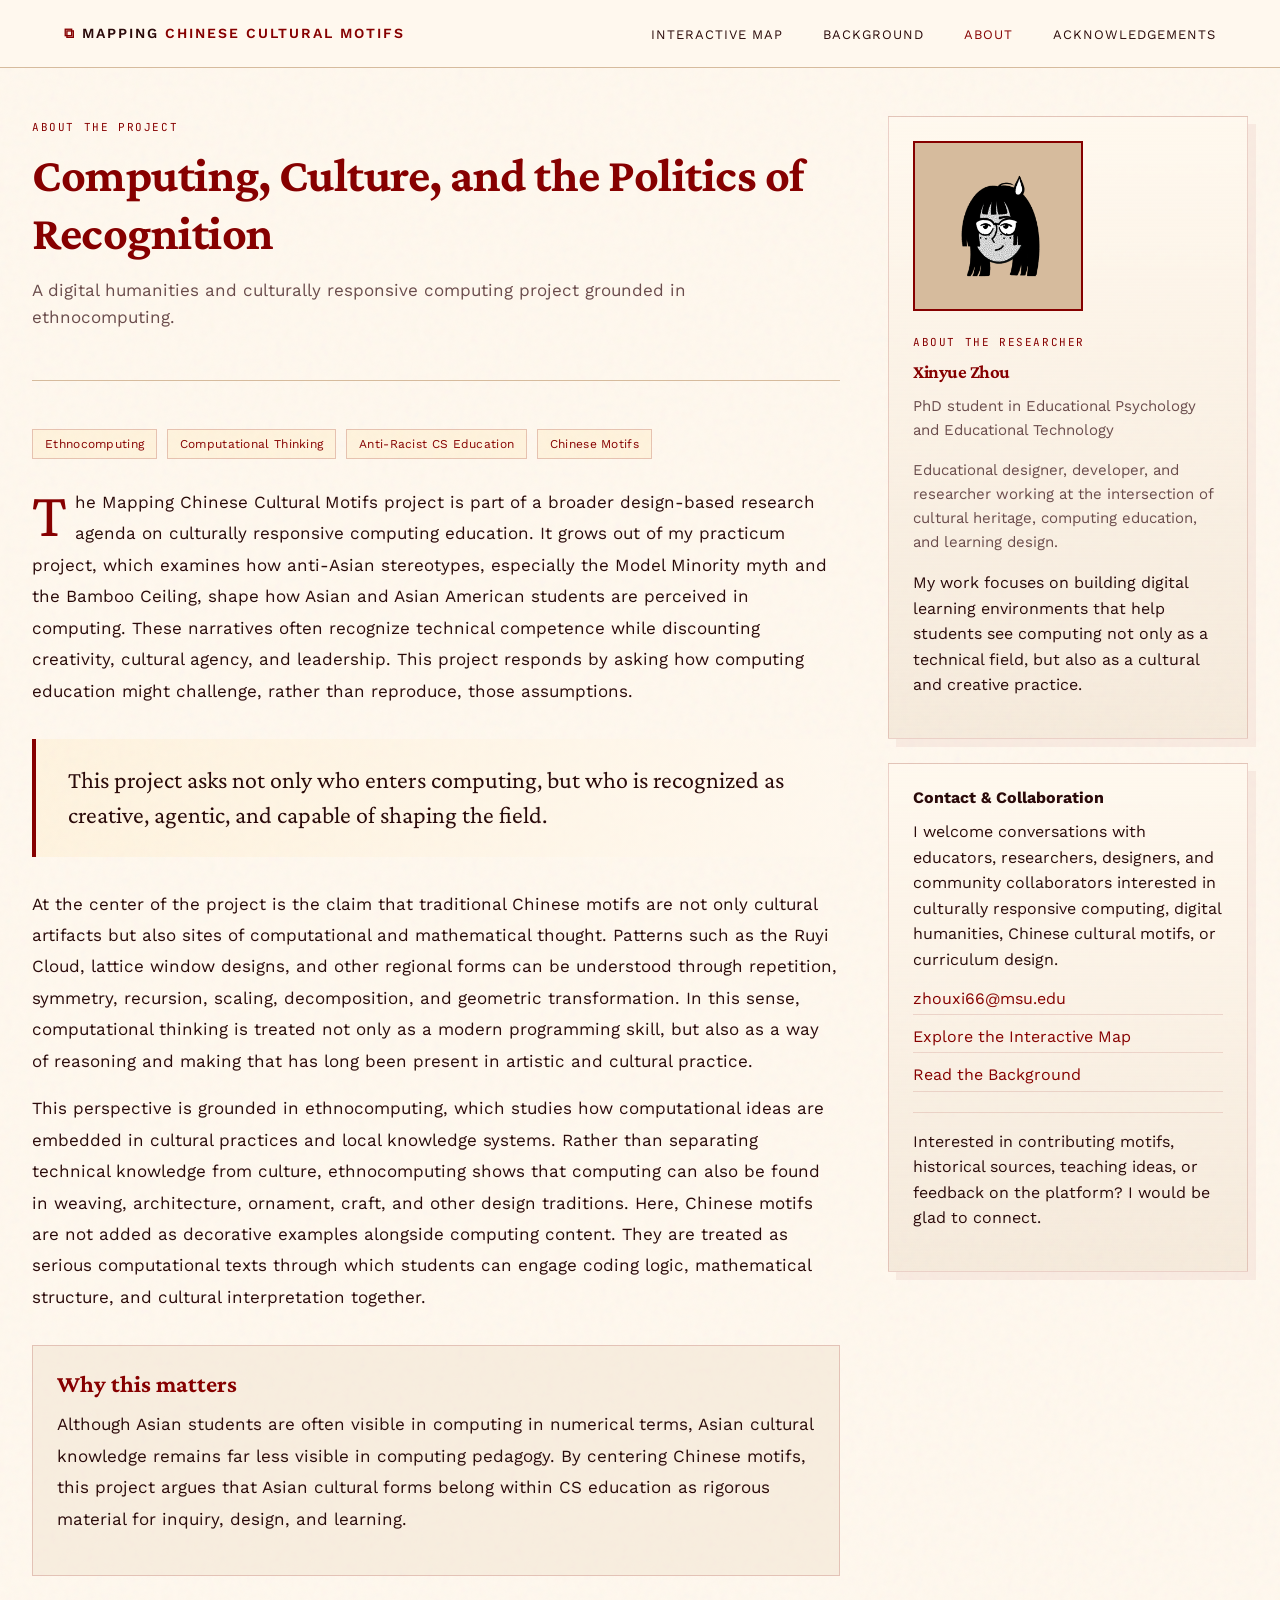
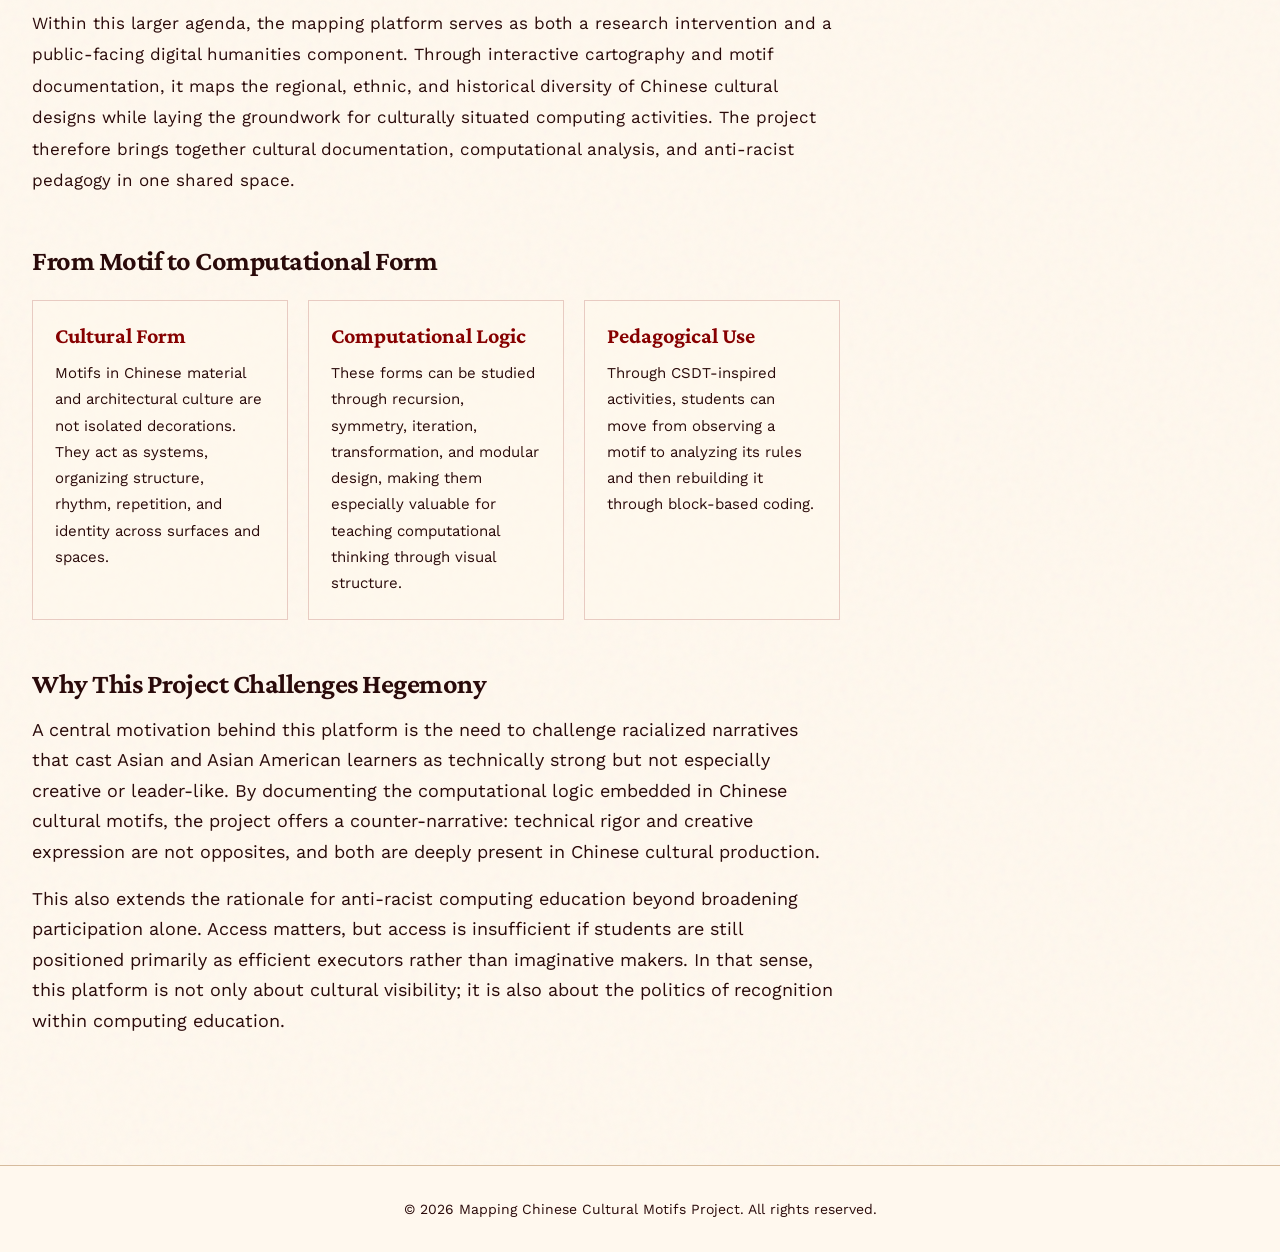
<file: about.html>
<!doctype html>
<html lang="en">
<head>
  <meta charset="utf-8">
  <title>About | Dynamic Heritage</title>
  <link rel="stylesheet" href="style.css">
  <link rel="preconnect" href="https://fonts.googleapis.com">
  <link rel="preconnect" href="https://fonts.gstatic.com" crossorigin>
  <link href="https://fonts.googleapis.com/css2?family=Crimson+Pro:ital,wght@0,400;0,700;1,400&family=JetBrains+Mono:wght@400&family=Work+Sans:wght@400;500;600&display=swap" rel="stylesheet">
</head>
<body>

  <header class="top-nav" style="background-color: var(--color-bg-light); border-bottom: 1px solid var(--color-surface);">
    <a href="index.html" class="top-nav-logo" style="color: var(--color-text-dark);">
      <span style="color: var(--color-primary);">⧉</span> Mapping <span style="color: var(--color-primary);">Chinese Cultural Motifs</span>
    </a>
    <ul class="top-nav-links">
      <li><a href="index.html" style="color: var(--color-text-dark);">Interactive Map</a></li>
      <li><a href="knowledge.html" style="color: var(--color-text-dark);">Background</a></li>
      <li><a href="about.html" class="active" style="color: var(--color-primary);">About</a></li>
      <li><a href="acknowledgement.html" style="color: var(--color-text-dark);">Acknowledgements</a></li>
    </ul>
  </header>

  <main class="about-page-shell">

    <section class="about-main-column">
      <header class="editorial-header about-editorial-header">
        <span class="section-kicker">About the Project</span>
        <h1>Computing, Culture, and the Politics of <span class="highlight">Recognition</span></h1>
        <p class="about-subtitle">
          A digital humanities and culturally responsive computing project grounded in ethnocomputing.
        </p>
      </header>

      <section class="editorial-block about-intro-block">
        <div class="keyword-ribbon">
          <span>Ethnocomputing</span>
          <span>Computational Thinking</span>
          <span>Anti-Racist CS Education</span>
          <span>Chinese Motifs</span>
        </div>

        <p>
          <span class="drop-cap">T</span>he Mapping Chinese Cultural Motifs project is part of a broader
          design-based research agenda on culturally responsive computing education. It grows out of my practicum
          project, which examines how anti-Asian stereotypes, especially the Model Minority myth and the Bamboo Ceiling,
          shape how Asian and Asian American students are perceived in computing. These narratives often recognize
          technical competence while discounting creativity, cultural agency, and leadership. This project responds by
          asking how computing education might challenge, rather than reproduce, those assumptions.
        </p>

        <div class="pull-quote">
          <p>
            This project asks not only who enters computing, but who is recognized as creative, agentic, and capable of shaping the field.
          </p>
        </div>

        <p>
          At the center of the project is the claim that traditional Chinese motifs are not only cultural artifacts but
          also sites of computational and mathematical thought. Patterns such as the Ruyi Cloud, lattice window designs,
          and other regional forms can be understood through repetition, symmetry, recursion, scaling, decomposition,
          and geometric transformation. In this sense, computational thinking is treated not only as a modern programming
          skill, but also as a way of reasoning and making that has long been present in artistic and cultural practice.
        </p>

        <p>
          This perspective is grounded in ethnocomputing, which studies how computational ideas are embedded in cultural
          practices and local knowledge systems. Rather than separating technical knowledge from culture, ethnocomputing
          shows that computing can also be found in weaving, architecture, ornament, craft, and other design traditions.
          Here, Chinese motifs are not added as decorative examples alongside computing content. They are treated as
          serious computational texts through which students can engage coding logic, mathematical structure, and cultural
          interpretation together.
        </p>

        <div class="interactive-note">
          <h4>Why this matters</h4>
          <p>
            Although Asian students are often visible in computing in numerical terms, Asian cultural knowledge remains
            far less visible in computing pedagogy. By centering Chinese motifs, this project argues that Asian cultural
            forms belong within CS education as rigorous material for inquiry, design, and learning.
          </p>
        </div>

        <p>
          Within this larger agenda, the mapping platform serves as both a research intervention and a public-facing
          digital humanities component. Through interactive cartography and motif documentation, it maps the regional,
          ethnic, and historical diversity of Chinese cultural designs while laying the groundwork for culturally situated
          computing activities. The project therefore brings together cultural documentation, computational analysis, and
          anti-racist pedagogy in one shared space.
        </p>
      </section>

      <section class="editorial-block">
        <h3 class="about-section-title">From Motif to Computational Form</h3>
        <div class="about-card-grid">
          <article class="about-info-card">
            <h4>Cultural Form</h4>
            <p>
              Motifs in Chinese material and architectural culture are not isolated decorations. They act as systems,
              organizing structure, rhythm, repetition, and identity across surfaces and spaces.
            </p>
          </article>

          <article class="about-info-card">
            <h4>Computational Logic</h4>
            <p>
              These forms can be studied through recursion, symmetry, iteration, transformation, and modular design,
              making them especially valuable for teaching computational thinking through visual structure.
            </p>
          </article>

          <article class="about-info-card">
            <h4>Pedagogical Use</h4>
            <p>
              Through CSDT-inspired activities, students can move from observing a motif to analyzing its rules and then
              rebuilding it through block-based coding.
            </p>
          </article>
        </div>
      </section>

      <section class="editorial-block">
        <h3 class="about-section-title">Why This Project Challenges Hegemony</h3>
        <p>
          A central motivation behind this platform is the need to challenge racialized narratives that cast Asian and
          Asian American learners as technically strong but not especially creative or leader-like. By documenting the
          computational logic embedded in Chinese cultural motifs, the project offers a counter-narrative: technical rigor
          and creative expression are not opposites, and both are deeply present in Chinese cultural production.
        </p>
        <p>
          This also extends the rationale for anti-racist computing education beyond broadening participation alone.
          Access matters, but access is insufficient if students are still positioned primarily as efficient executors
          rather than imaginative makers. In that sense, this platform is not only about cultural visibility; it is also
          about the politics of recognition within computing education.
        </p>
      </section>
    </section>

    <aside class="about-fixed-sidebar">
      <div class="about-sidebar-inner">
        <div class="about-profile-card">
          <div class="about-profile-image-frame">
            <img src="images/Profile_Pic.png" alt="Portrait of Xinyue Zhou" class="about-profile-image">
          </div>

          <div class="about-profile-text">
            <span class="section-kicker">About the Researcher</span>
            <h3>Xinyue Zhou</h3>
            <p class="about-role"> PhD student in Educational Psychology and Educational Technology</p>
            <p class="about-role">
              Educational designer, developer, and researcher working at the intersection of cultural heritage,
              computing education, and learning design.
            </p>
            <p>
              My work focuses on building digital learning environments that help students see computing not only as a
              technical field, but also as a cultural and creative practice.
            </p>
          </div>
        </div>

        <div class="about-contact-card">
          <h4>Contact & Collaboration</h4>
          <p>
            I welcome conversations with educators, researchers, designers, and community collaborators interested in
            culturally responsive computing, digital humanities, Chinese cultural motifs, or curriculum design.
          </p>

          <div class="about-contact-list">
            <a href="mailto:zhouxi66@msu.edu">zhouxi66@msu.edu</a>
            <a href="index.html">Explore the Interactive Map</a>
            <a href="knowledge.html">Read the Background</a>
          </div>

          <div class="about-collab-note">
            <p>
              Interested in contributing motifs, historical sources, teaching ideas, or feedback on the platform? I would
              be glad to connect.
            </p>
          </div>
        </div>
      </div>
    </aside>

  </main>

  <footer class="about-footer">
    <p>&copy; 2026 Mapping Chinese Cultural Motifs Project. All rights reserved.</p>
  </footer>

</body>
</html>
</file>
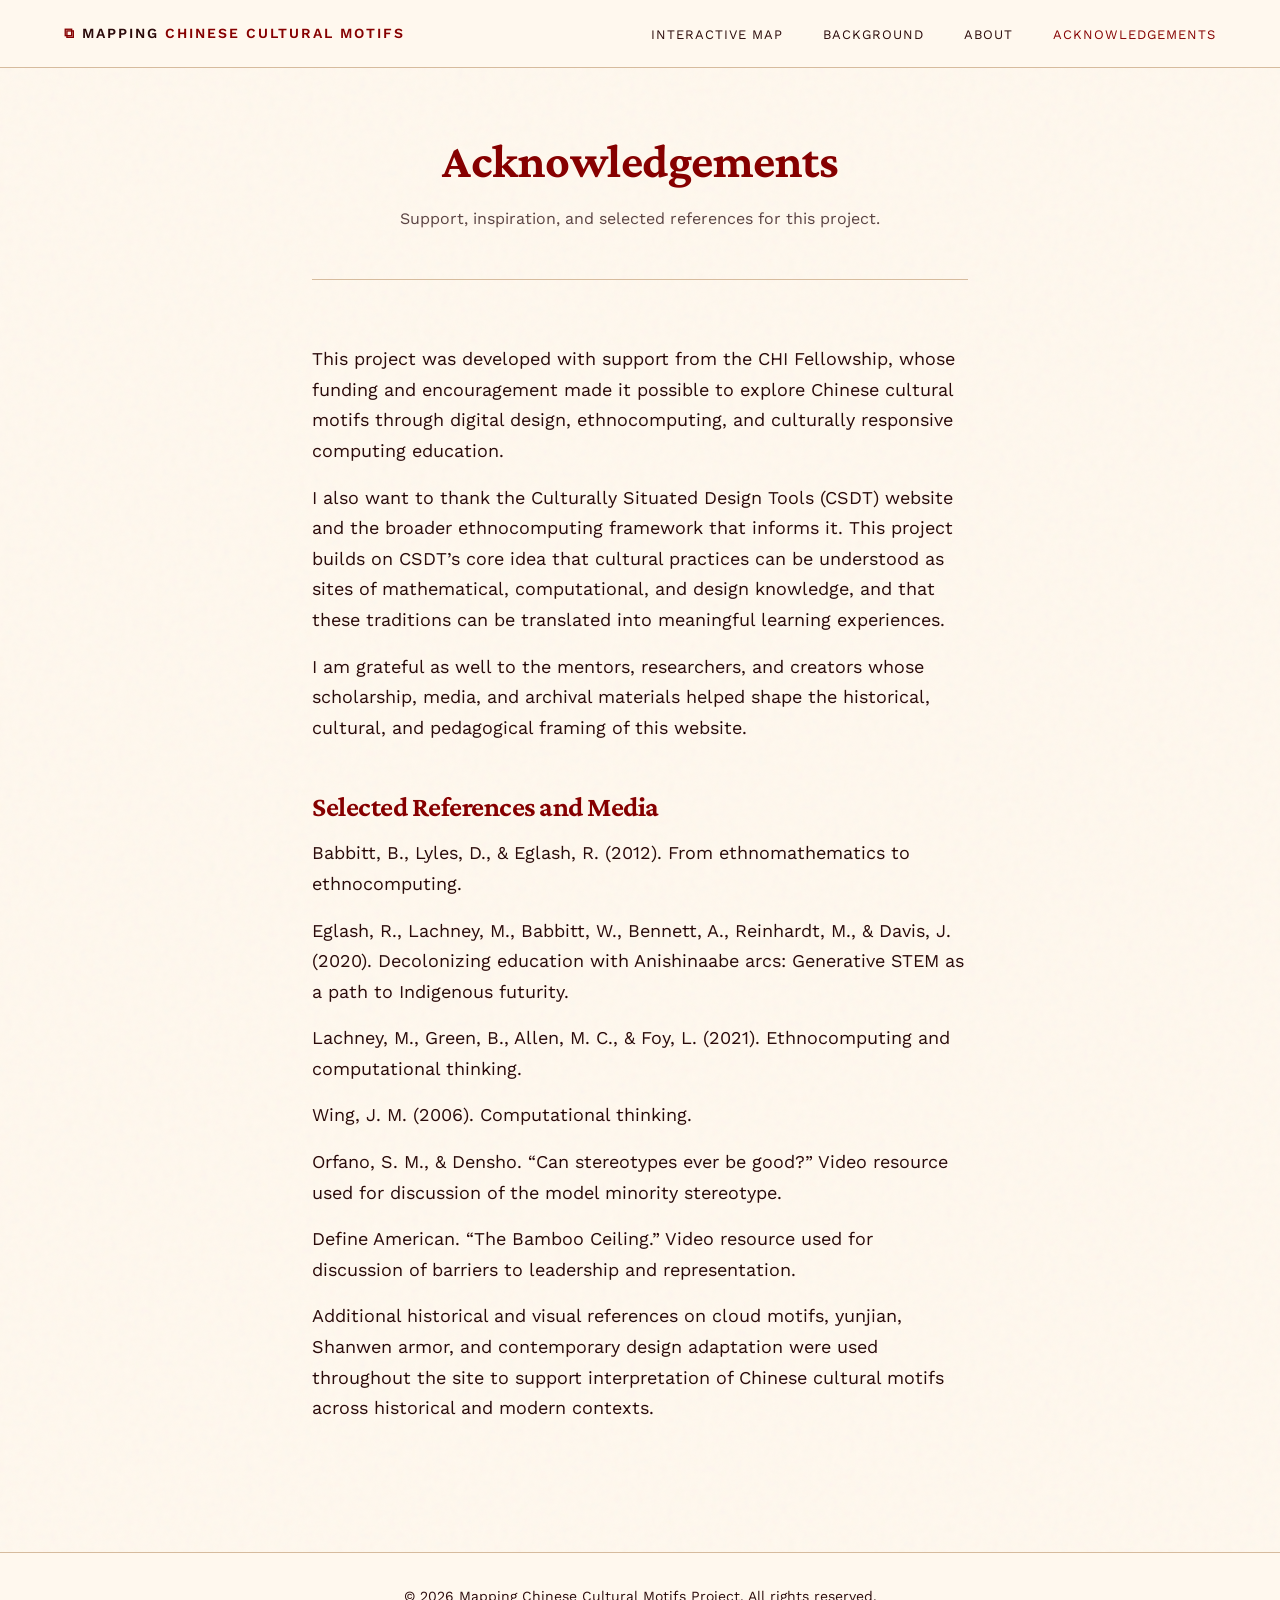
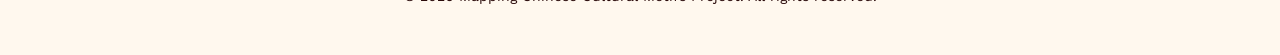
<file: acknowledgement.html>
<!doctype html>
<html lang="en">
<head>
  <meta charset="utf-8">
  <title>Acknowledgements | Dynamic Heritage</title>
  <link rel="stylesheet" href="style.css">
  <link rel="preconnect" href="https://fonts.googleapis.com">
  <link rel="preconnect" href="https://fonts.gstatic.com" crossorigin>
  <link href="https://fonts.googleapis.com/css2?family=Crimson+Pro:ital,wght@0,400;0,700;1,400&family=JetBrains+Mono:wght@400&family=Work+Sans:wght@400;600&display=swap" rel="stylesheet">
</head>
<body>

  <header class="top-nav" style="background-color: var(--color-bg-light); border-bottom: 1px solid var(--color-surface);">
    <a href="index.html" class="top-nav-logo" style="color: var(--color-text-dark);">
      <span style="color: var(--color-primary);">⧉</span> Mapping <span style="color: var(--color-primary);">Chinese Cultural Motifs</span>
    </a>
    <ul class="top-nav-links">
      <li><a href="index.html" style="color: var(--color-text-dark);">Interactive Map</a></li>
      <li><a href="knowledge.html" style="color: var(--color-text-dark);">Background</a></li>
      <li><a href="about.html" style="color: var(--color-text-dark);">About</a></li>
      <li><a href="acknowledgement.html" class="active" style="color: var(--color-primary);">Acknowledgements</a></li>
    </ul>
  </header>

  <main class="editorial-container">
    
    <header class="editorial-header">
      <h1>Acknowledgements</h1>
      <p class="text-side" style="font-family: var(--font-sans); font-size: 16px;">
        Support, inspiration, and selected references for this project.
      </p>
    </header>

    <div class="editorial-block">
      <p>
        This project was developed with support from the CHI Fellowship, whose funding and encouragement made it possible to explore Chinese cultural motifs through digital design, ethnocomputing, and culturally responsive computing education.
      </p>

      <p>
        I also want to thank the Culturally Situated Design Tools (CSDT) website and the broader ethnocomputing framework that informs it. This project builds on CSDT’s core idea that cultural practices can be understood as sites of mathematical, computational, and design knowledge, and that these traditions can be translated into meaningful learning experiences.
      </p>

      <p>
        I am grateful as well to the mentors, researchers, and creators whose scholarship, media, and archival materials helped shape the historical, cultural, and pedagogical framing of this website.
      </p>
    </div>

    <div class="editorial-block" style="margin-top: 3rem;">
      <h3 style="color: var(--color-primary);">Selected References and Media</h3>

      <p style="margin-bottom: 1rem;">
        Babbitt, B., Lyles, D., &amp; Eglash, R. (2012). From ethnomathematics to ethnocomputing.
      </p>

      <p style="margin-bottom: 1rem;">
        Eglash, R., Lachney, M., Babbitt, W., Bennett, A., Reinhardt, M., &amp; Davis, J. (2020). Decolonizing education with Anishinaabe arcs: Generative STEM as a path to Indigenous futurity.
      </p>

      <p style="margin-bottom: 1rem;">
        Lachney, M., Green, B., Allen, M. C., &amp; Foy, L. (2021). Ethnocomputing and computational thinking.
      </p>

      <p style="margin-bottom: 1rem;">
        Wing, J. M. (2006). Computational thinking.
      </p>

      <p style="margin-bottom: 1rem;">
        Orfano, S. M., &amp; Densho. “Can stereotypes ever be good?” Video resource used for discussion of the model minority stereotype.
      </p>

      <p style="margin-bottom: 1rem;">
        Define American. “The Bamboo Ceiling.” Video resource used for discussion of barriers to leadership and representation.
      </p>

      <p style="margin-bottom: 1rem;">
        Additional historical and visual references on cloud motifs, yunjian, Shanwen armor, and contemporary design adaptation were used throughout the site to support interpretation of Chinese cultural motifs across historical and modern contexts.
      </p>
    </div>

  </main>

  <footer class="brutal-footer" style="border-top: 1px solid var(--color-surface); background-color: var(--color-bg-light); color: var(--color-text-dark); padding: 2rem 4rem; text-align: center;">
    <p style="font-size: 14px;">&copy; 2026 Mapping Chinese Cultural Motifs Project. All rights reserved.</p>
  </footer>

</body>
</html>
</file>
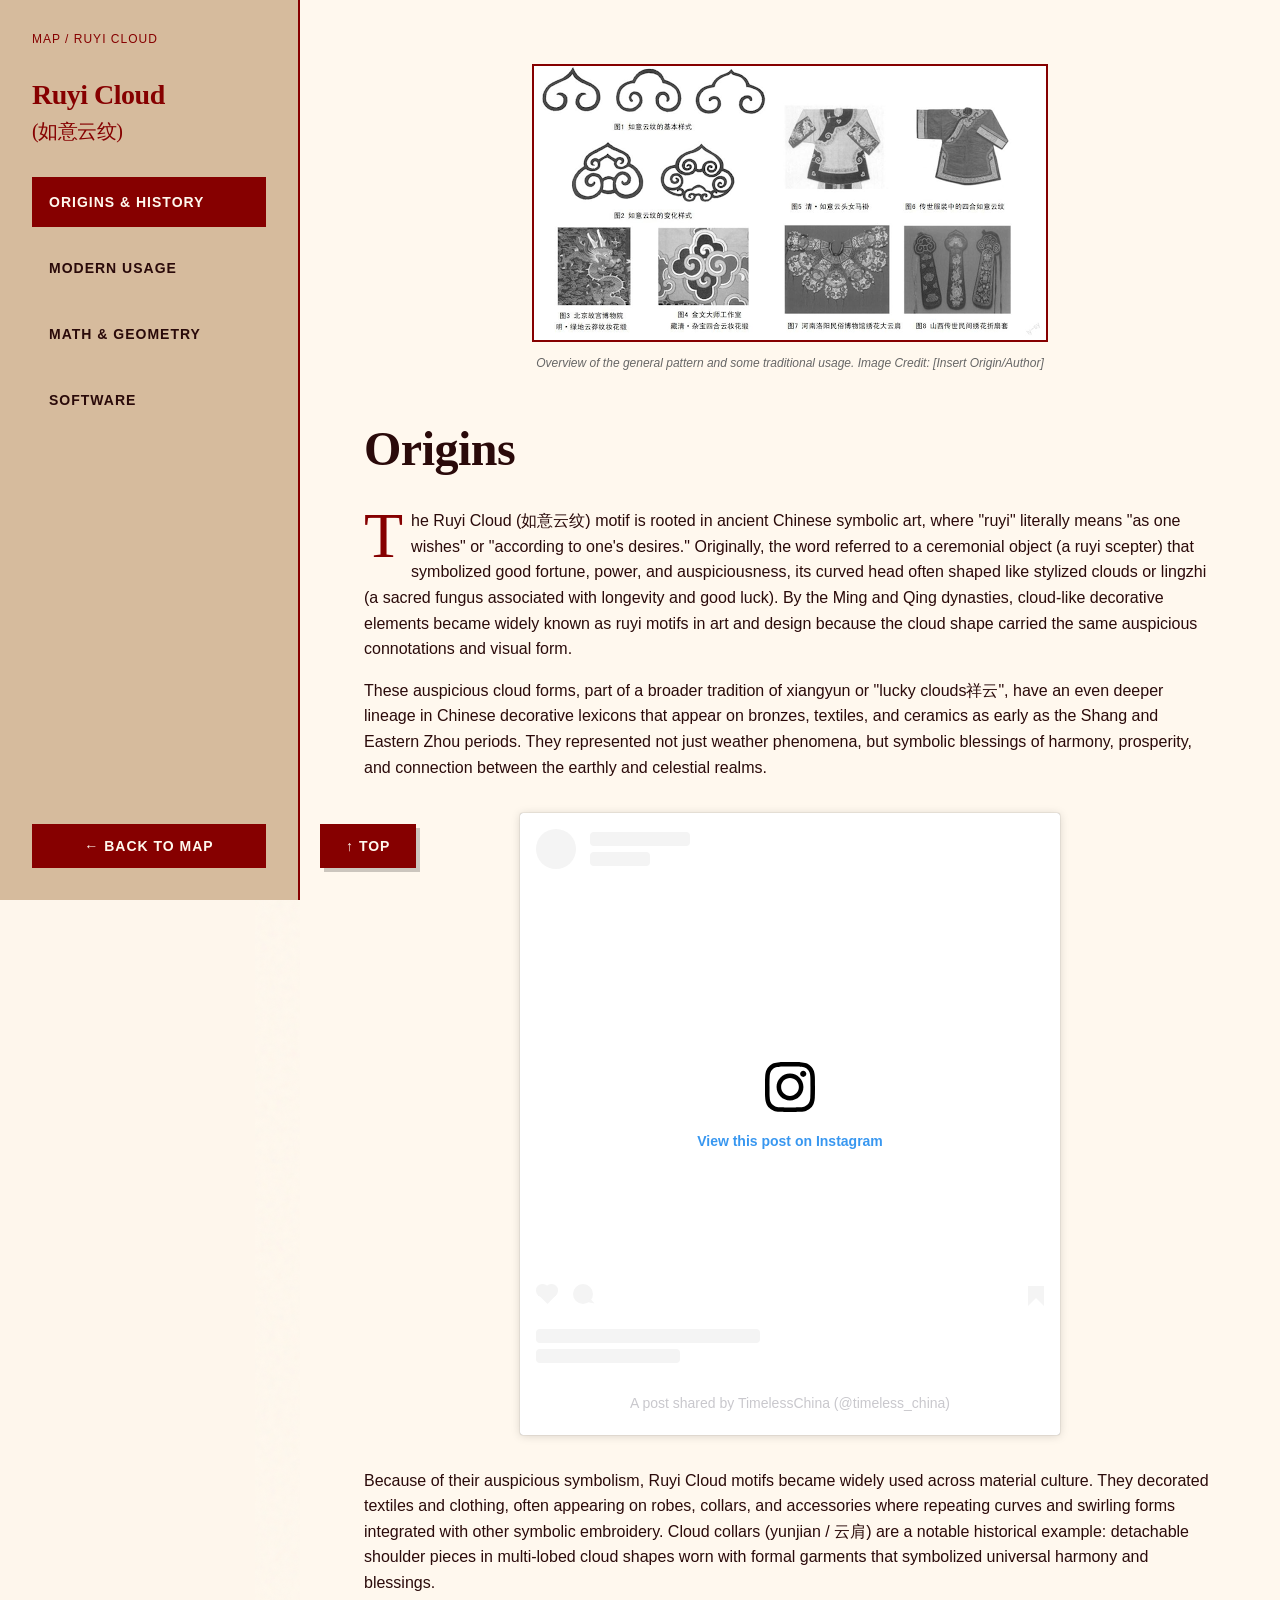
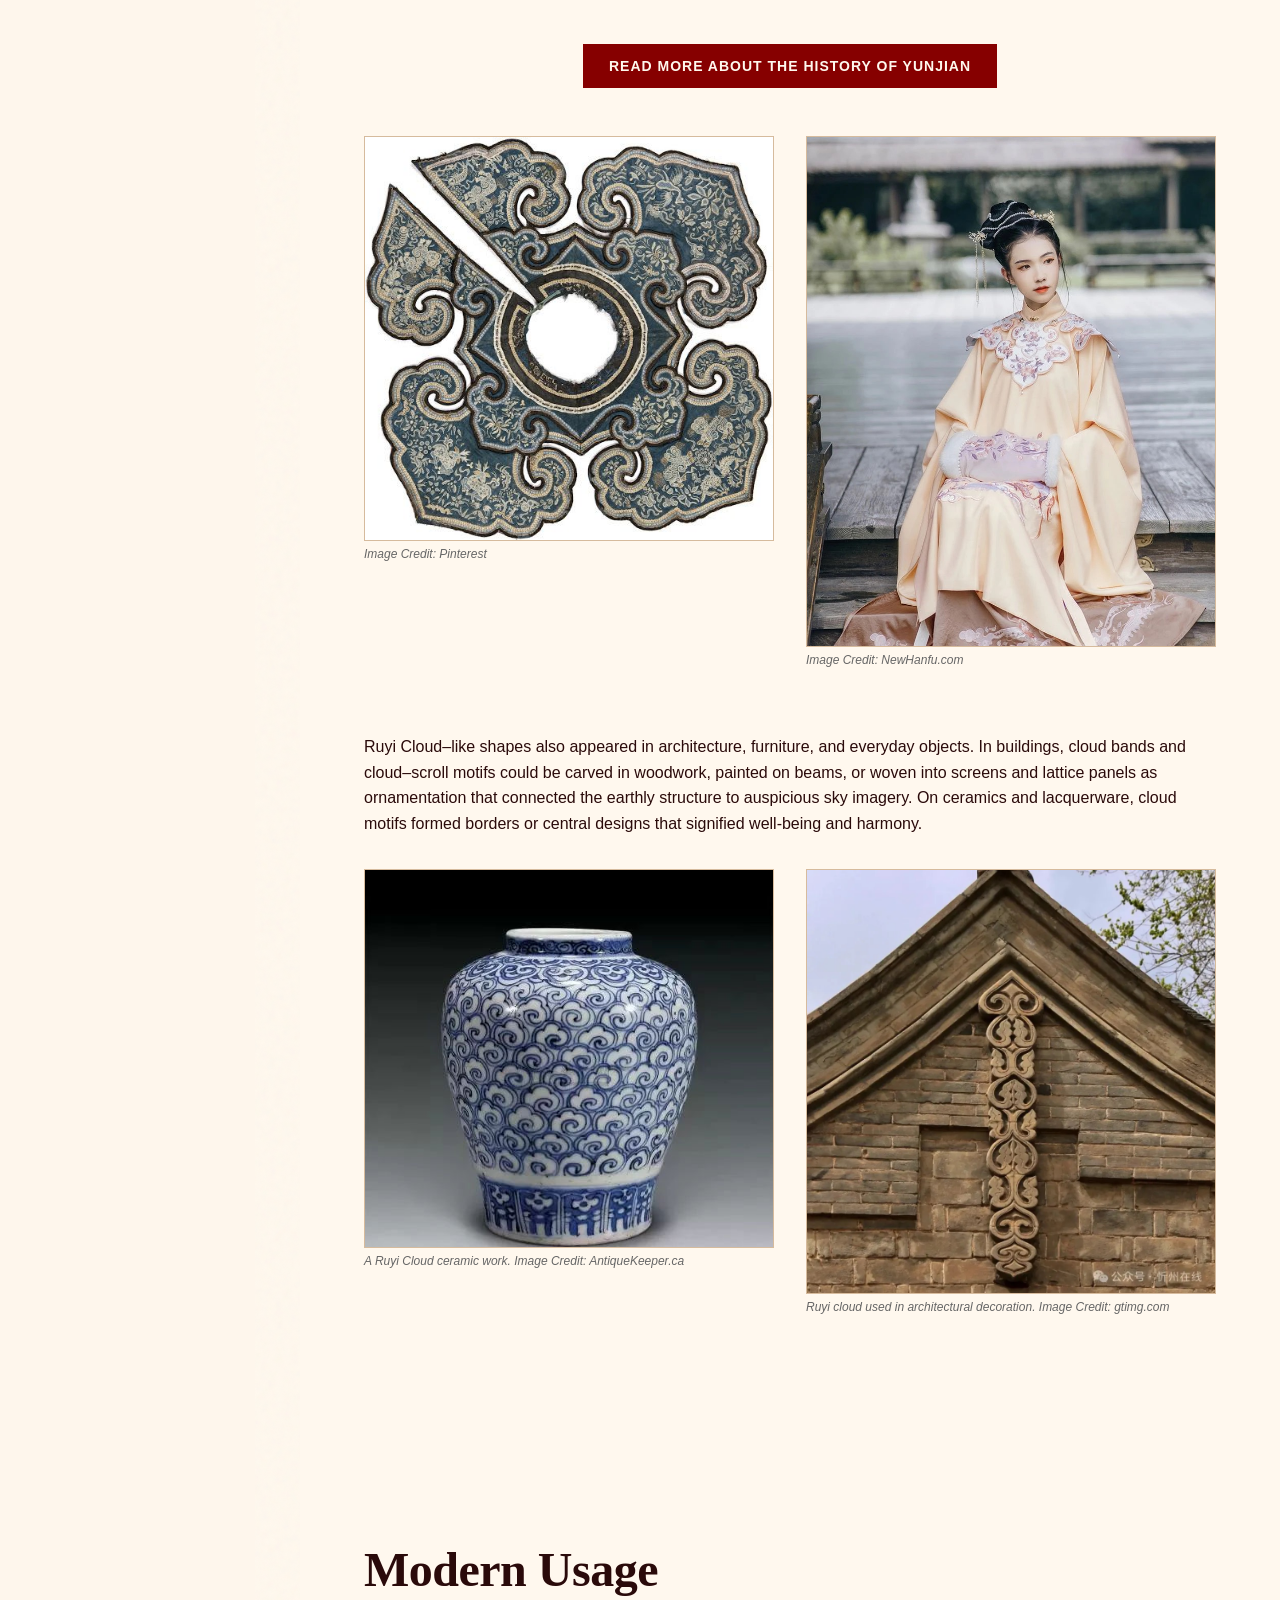
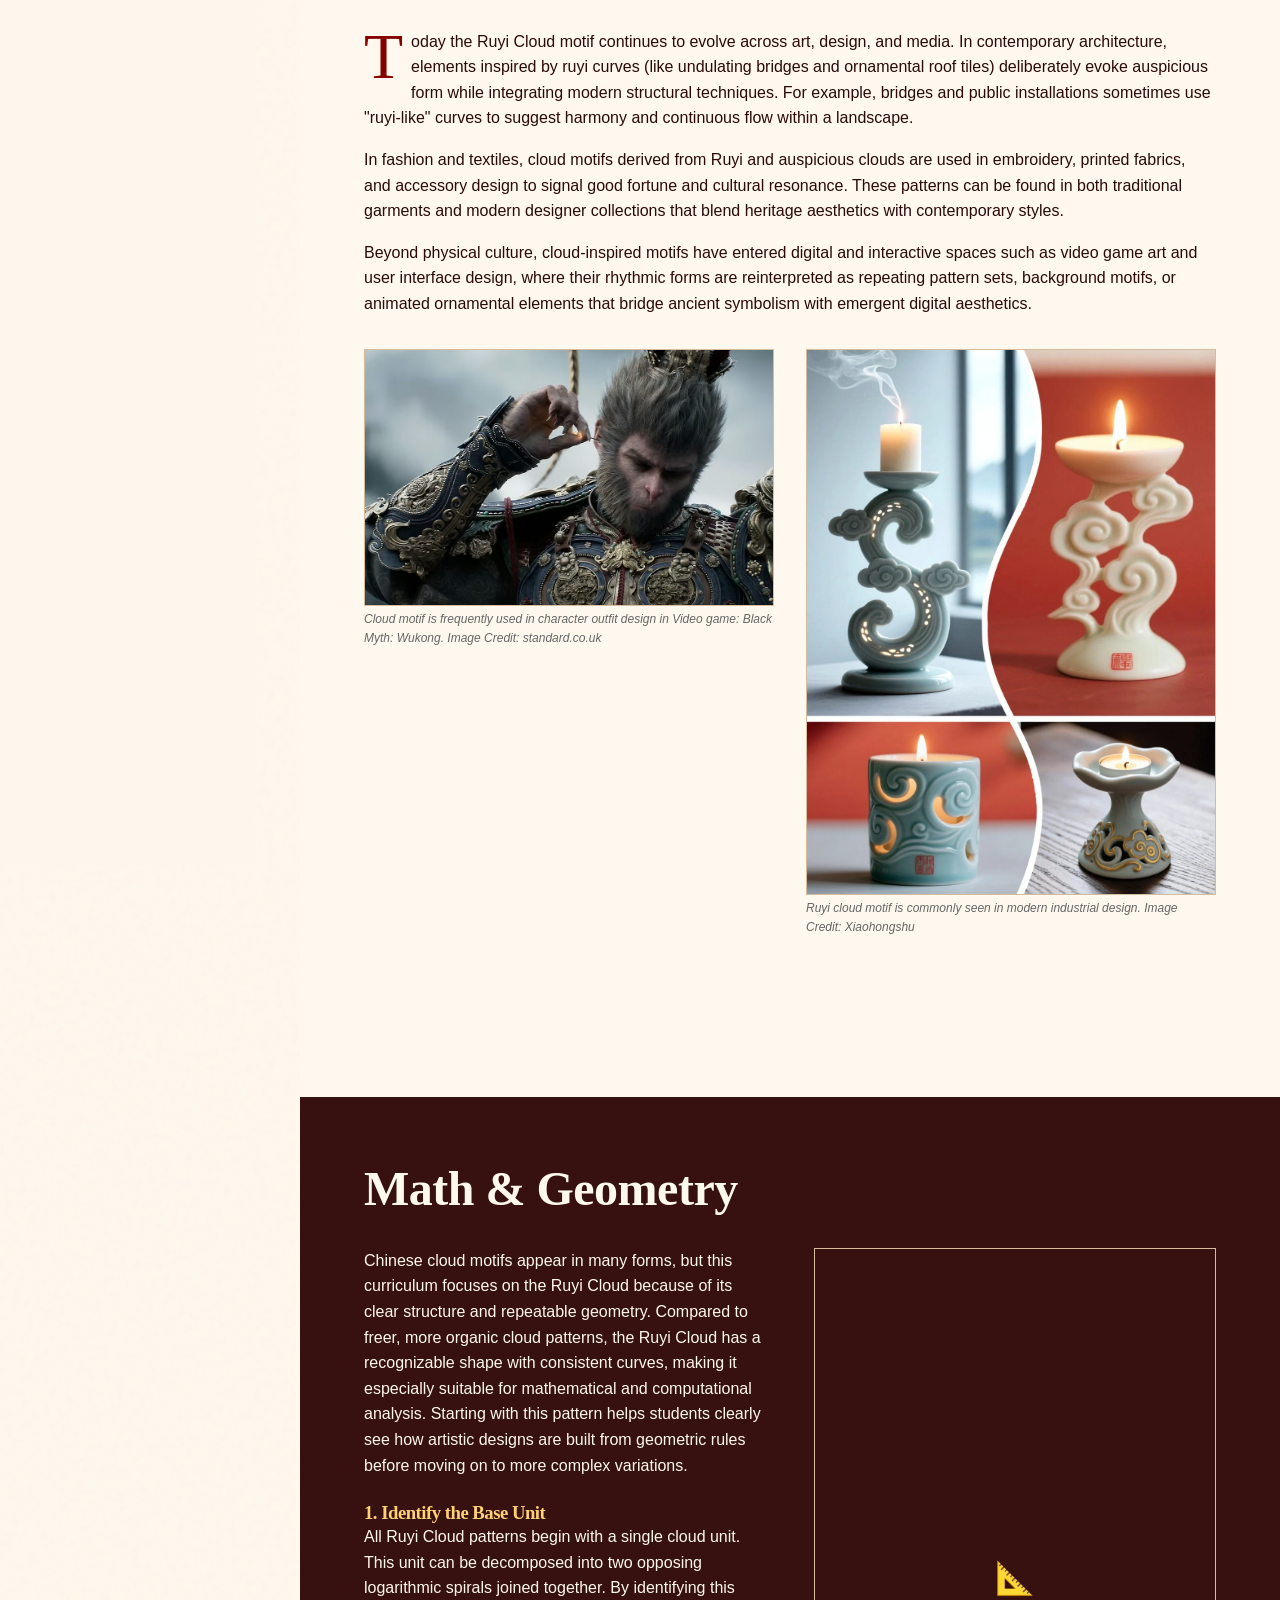
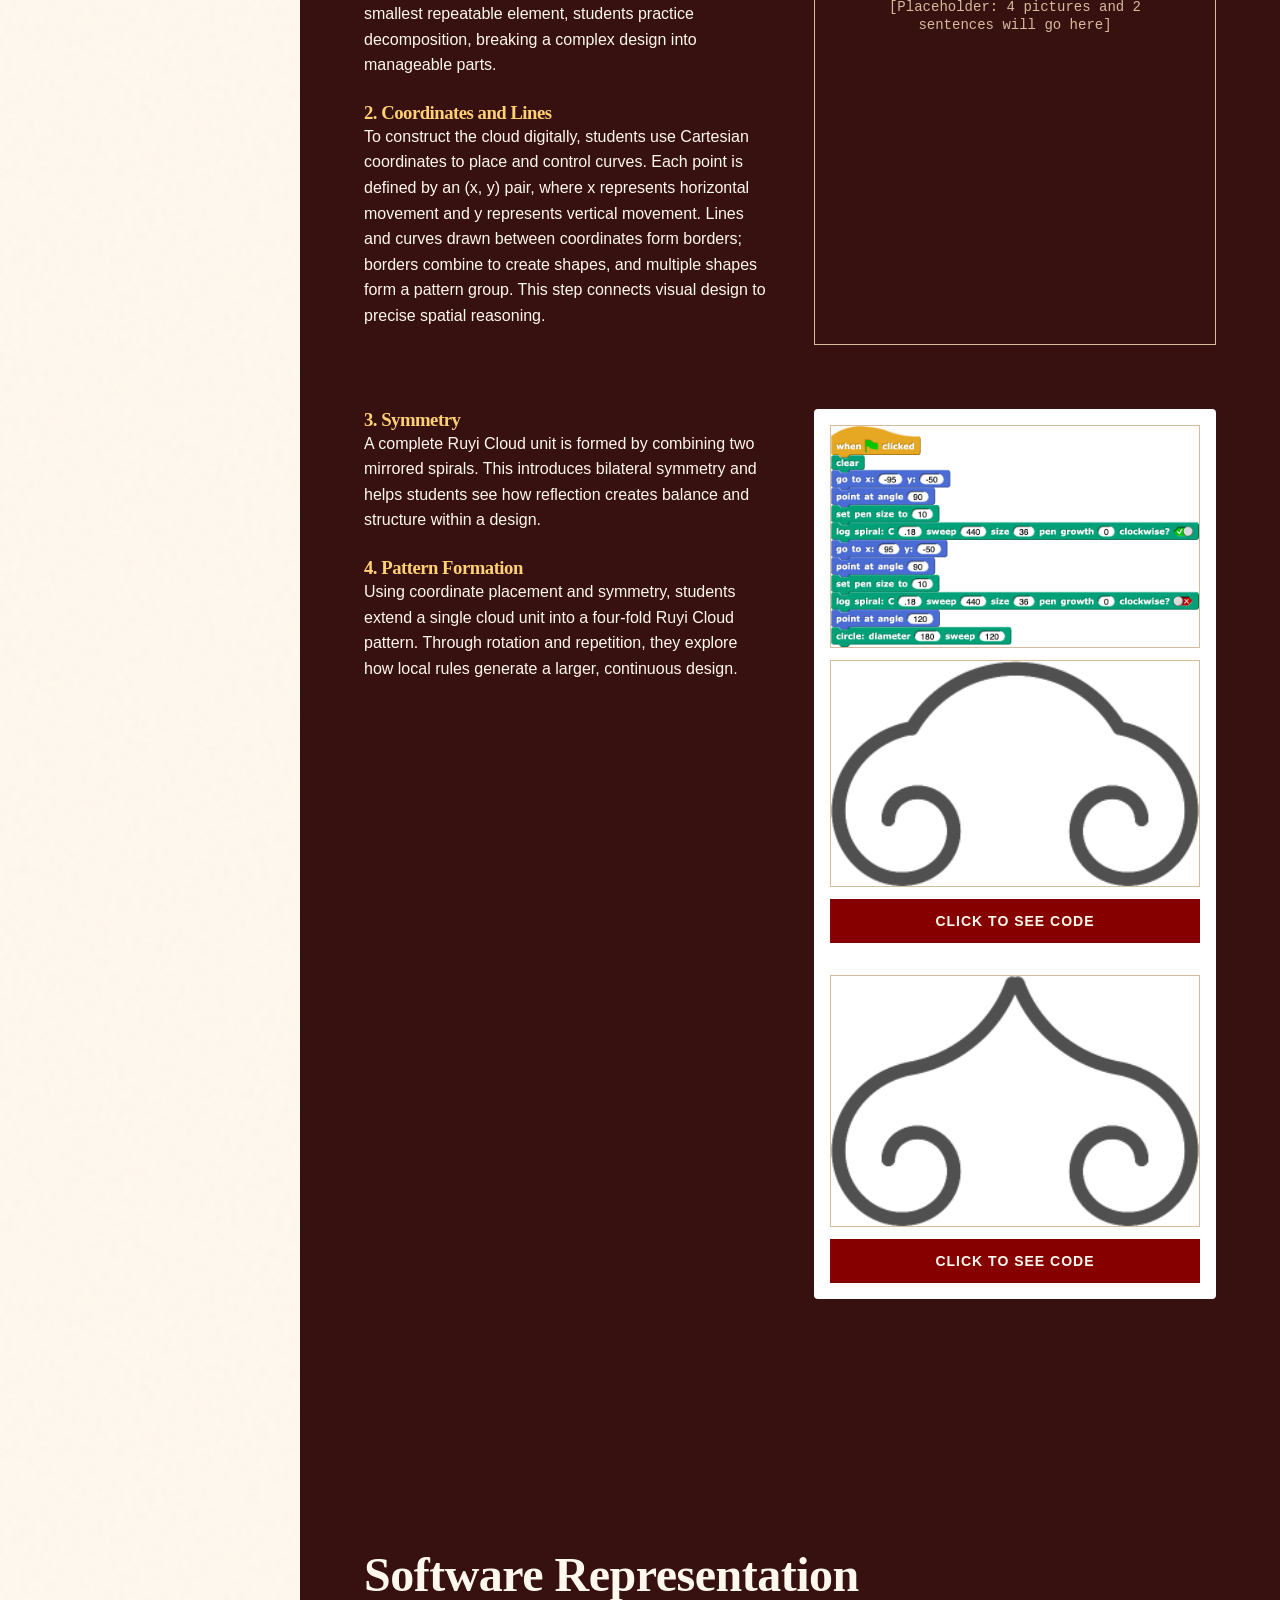
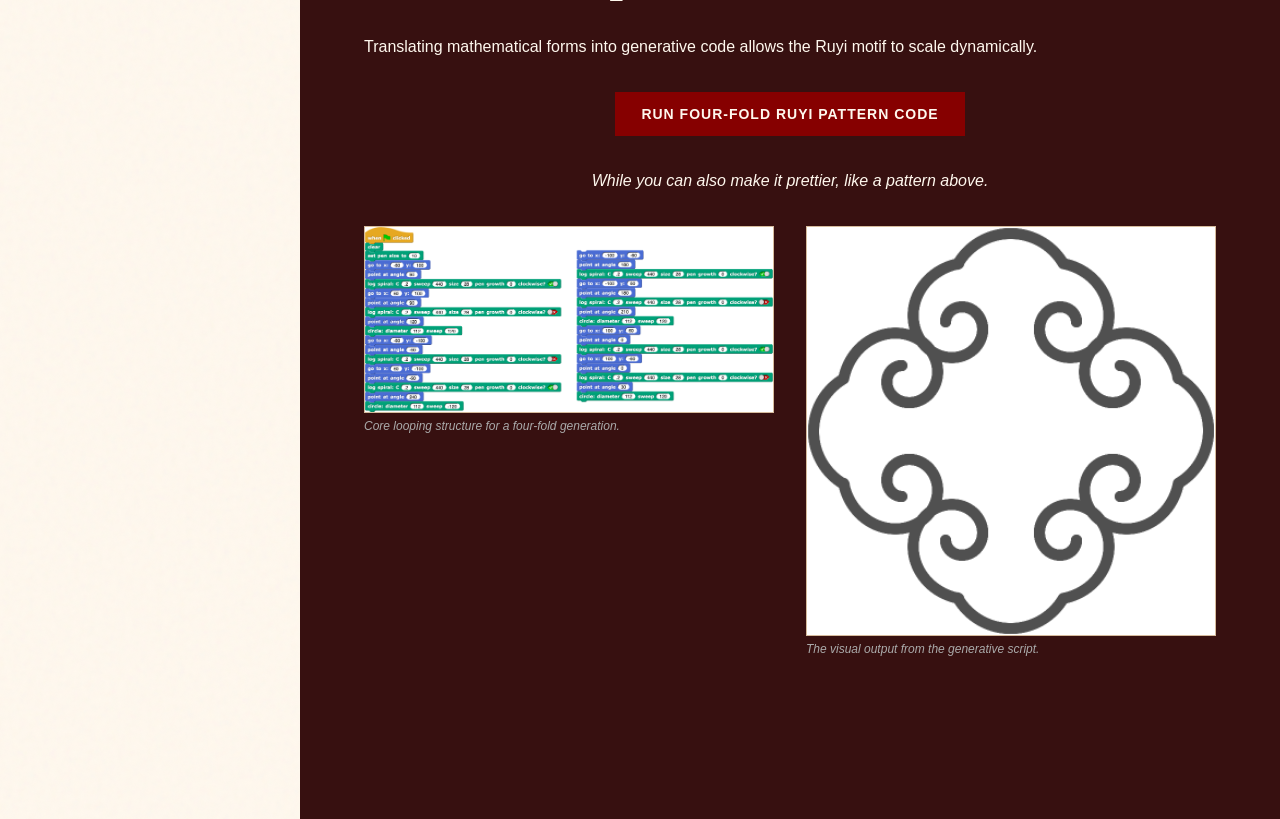
<file: ruyicloud.html>
<!doctype html>
<html lang="en" style="scroll-behavior: smooth;">
<head>
  <meta charset="utf-8">
  <title>Ruyi Cloud | Motif Map</title>
  <link rel="stylesheet" href="style.css">
  
  <style>
    /* =========================================
       PAGE SPECIFIC UTILITIES & OVERRIDES
       ========================================= */
    
    /* Layout styling for scrolling sections */
    .motif-content {
      margin-left: 300px;
      padding: 0; /* Removing padding here so background colors bleed to edges */
      width: calc(100% - 300px);
    }

    .content-wrapper {
      max-width: 1000px; /* Increased from 800px */
      margin: 0 auto;
      padding: 4rem;
    }

    .section-light {
      background-color: var(--color-bg-light);
      color: var(--color-text-dark);
    }

    .section-dark {
      background-color: var(--color-bg-dark);
      color: var(--color-text-light);
    }
    
    .section-dark .serif-title, 
    .section-dark h3 {
      color: var(--color-text-light);
    }

    /* FIX: Force Sidebar link styling in case style.css misses them */
    .sidebar .nav-menu a {
      display: block; 
      width: 100%;
      box-sizing: border-box;
      margin-bottom: 0.5rem;
      text-decoration: none;
      color: var(--color-text-dark);
      font-family: var(--font-sans);
      font-weight: 600;
      font-size: 14px;
      text-transform: uppercase;
      letter-spacing: 1px;
      padding: 1rem;
      border: 1px solid transparent;
      transition: all 0.2s ease;
    }
    
    .sidebar .nav-menu a:hover, 
    .sidebar .nav-menu a.active {
      background-color: var(--color-primary);
      color: var(--color-text-light);
      border: 1px solid var(--color-primary);
    }

    /* Scroll to Top Button */
    .scroll-top-btn {
      position: fixed;
      bottom: 2rem;
      left: 320px; /* Positions it just outside the 300px sidebar */
      z-index: 1000;
      box-shadow: 4px 4px 0px rgba(0,0,0,0.2);
    }

    /* Image and layout utilities */
    .caption {
      font-size: 12px;
      color: #666;
      font-family: var(--font-sans);
      margin-bottom: 2rem;
      font-style: italic;
    }

    .section-dark .caption {
      color: #aaa;
    }

    .image-grid {
      display: grid;
      grid-template-columns: 1fr 1fr;
      gap: 2rem;
      margin: 2rem 0;
    }

    .image-grid img {
      width: 100%;
      border: 1px solid var(--color-surface);
      background: #fff;
    }

    .split-container {
      display: grid;
      grid-template-columns: 1fr 1fr;
      gap: 3rem;
      margin-bottom: 4rem;
      align-items: start;
    }

    .video-wrapper {
      display: flex;
      justify-content: center;
      margin: 2rem 0;
    }
  </style>
</head>
<body id="top">

  <div class="split-layout">
    
    <nav class="sidebar">
      <div class="breadcrumb">MAP / RUYI CLOUD</div>
      
      <h2 style="font-size: 28px; line-height: 1.2;">Ruyi Cloud<br><span style="font-size: 20px; font-weight: normal;">(如意云纹)</span></h2>
      
      <ul class="nav-menu" style="margin-top: 2rem;">
        <li><a href="#origins" class="nav-link active">Origins & History</a></li>
        <li><a href="#modern" class="nav-link">Modern Usage</a></li>
        <li><a href="#geometry" class="nav-link">Math & Geometry</a></li>
        <li><a href="#software" class="nav-link">Software</a></li>
      </ul>

      <a href="index.html" class="brutal-btn" style="margin-top: auto; text-align: center;">
        ← Back to Map
      </a>
    </nav>

    <main class="main-content motif-content">
      
      <section id="origins" class="section-light">
        <div class="content-wrapper">
          <div style="text-align: center; margin-bottom: 3rem;">
            <img src="images/Ruyi_Overview.png" alt="Overview of Ruyi Cloud Pattern" style="max-width: 100%; height: auto; display: inline-block; border: 2px solid var(--color-primary); margin-bottom: 0.5rem;">
            <p class="caption">Overview of the general pattern and some traditional usage. Image Credit: [Insert Origin/Author]</p>
          </div>

          <h1 class="serif-title mt-2">Origins</h1>
          
          <div class="museum-card mt-2" style="max-width: 100%;">
            <p><span class="drop-cap">T</span>he Ruyi Cloud (如意云纹) motif is rooted in ancient Chinese symbolic art, where "ruyi" literally means "as one wishes" or "according to one's desires." Originally, the word referred to a ceremonial object (a ruyi scepter) that symbolized good fortune, power, and auspiciousness, its curved head often shaped like stylized clouds or lingzhi (a sacred fungus associated with longevity and good luck). By the Ming and Qing dynasties, cloud-like decorative elements became widely known as ruyi motifs in art and design because the cloud shape carried the same auspicious connotations and visual form.</p>
            
            <p>These auspicious cloud forms, part of a broader tradition of xiangyun or "lucky clouds祥云", have an even deeper lineage in Chinese decorative lexicons that appear on bronzes, textiles, and ceramics as early as the Shang and Eastern Zhou periods. They represented not just weather phenomena, but symbolic blessings of harmony, prosperity, and connection between the earthly and celestial realms.</p>

            <div class="video-wrapper">
              <blockquote class="instagram-media" data-instgrm-captioned data-instgrm-permalink="https://www.instagram.com/reel/DSOEr4kCOiH/?utm_source=ig_embed&amp;utm_campaign=loading" data-instgrm-version="14" style=" background:#FFF; border:0; border-radius:3px; box-shadow:0 0 1px 0 rgba(0,0,0,0.5),0 1px 10px 0 rgba(0,0,0,0.15); margin: 1px; max-width:540px; min-width:326px; padding:0; width:99.375%; width:-webkit-calc(100% - 2px); width:calc(100% - 2px);"><div style="padding:16px;"> <a href="https://www.instagram.com/reel/DSOEr4kCOiH/?utm_source=ig_embed&amp;utm_campaign=loading" style=" background:#FFFFFF; line-height:0; padding:0 0; text-align:center; text-decoration:none; width:100%;" target="_blank"> <div style=" display: flex; flex-direction: row; align-items: center;"> <div style="background-color: #F4F4F4; border-radius: 50%; flex-grow: 0; height: 40px; margin-right: 14px; width: 40px;"></div> <div style="display: flex; flex-direction: column; flex-grow: 1; justify-content: center;"> <div style=" background-color: #F4F4F4; border-radius: 4px; flex-grow: 0; height: 14px; margin-bottom: 6px; width: 100px;"></div> <div style=" background-color: #F4F4F4; border-radius: 4px; flex-grow: 0; height: 14px; width: 60px;"></div></div></div><div style="padding: 19% 0;"></div> <div style="display:block; height:50px; margin:0 auto 12px; width:50px;"><svg width="50px" height="50px" viewBox="0 0 60 60" version="1.1" xmlns="https://www.w3.org/2000/svg" xmlns:xlink="https://www.w3.org/1999/xlink"><g stroke="none" stroke-width="1" fill="none" fill-rule="evenodd"><g transform="translate(-511.000000, -20.000000)" fill="#000000"><g><path d="M556.869,30.41 C554.814,30.41 553.148,32.076 553.148,34.131 C553.148,36.186 554.814,37.852 556.869,37.852 C558.924,37.852 560.59,36.186 560.59,34.131 C560.59,32.076 558.924,30.41 556.869,30.41 M541,60.657 C535.114,60.657 530.342,55.887 530.342,50 C530.342,44.114 535.114,39.342 541,39.342 C546.887,39.342 551.658,44.114 551.658,50 C551.658,55.887 546.887,60.657 541,60.657 M541,33.886 C532.1,33.886 524.886,41.1 524.886,50 C524.886,58.899 532.1,66.113 541,66.113 C549.9,66.113 557.115,58.899 557.115,50 C557.115,41.1 549.9,33.886 541,33.886 M565.378,62.101 C565.244,65.022 564.756,66.606 564.346,67.663 C563.803,69.06 563.154,70.057 562.106,71.106 C561.058,72.155 560.06,72.803 558.662,73.347 C557.607,73.757 556.021,74.244 553.102,74.378 C549.944,74.521 548.997,74.552 541,74.552 C533.003,74.552 532.056,74.521 528.898,74.378 C525.979,74.244 524.393,73.757 523.338,73.347 C521.94,72.803 520.942,72.155 519.894,71.106 C518.846,70.057 518.197,69.06 517.654,67.663 C517.244,66.606 516.755,65.022 516.623,62.101 C516.479,58.943 516.448,57.996 516.448,50 C516.448,42.003 516.479,41.056 516.623,37.899 C516.755,34.978 517.244,33.391 517.654,32.338 C518.197,30.938 518.846,29.942 519.894,28.894 C520.942,27.846 521.94,27.196 523.338,26.654 C524.393,26.244 525.979,25.756 528.898,25.623 C532.057,25.479 533.004,25.448 541,25.448 C548.997,25.448 549.943,25.479 553.102,25.623 C556.021,25.756 557.607,26.244 558.662,26.654 C560.06,27.196 561.058,27.846 562.106,28.894 C563.154,29.942 563.803,30.938 564.346,32.338 C564.756,33.391 565.244,34.978 565.378,37.899 C565.522,41.056 565.552,42.003 565.552,50 C565.552,57.996 565.522,58.943 565.378,62.101 M570.82,37.631 C570.674,34.438 570.167,32.258 569.425,30.349 C568.659,28.377 567.633,26.702 565.965,25.035 C564.297,23.368 562.623,22.342 560.652,21.575 C558.743,20.834 556.562,20.326 553.369,20.18 C550.169,20.033 549.148,20 541,20 C532.853,20 531.831,20.033 528.631,20.18 C525.438,20.326 523.257,20.834 521.349,21.575 C519.376,22.342 517.703,23.368 516.035,25.035 C514.368,26.702 513.342,28.377 512.574,30.349 C511.834,32.258 511.326,34.438 511.181,37.631 C511.035,40.831 511,41.851 511,50 C511,58.147 511.035,59.17 511.181,62.369 C511.326,65.562 511.834,67.743 512.574,69.651 C513.342,71.625 514.368,73.296 516.035,74.965 C517.703,76.634 519.376,77.658 521.349,78.425 C523.257,79.167 525.438,79.673 528.631,79.82 C531.831,79.965 532.853,80.001 541,80.001 C549.148,80.001 550.169,79.965 553.369,79.82 C556.562,79.673 558.743,79.167 560.652,78.425 C562.623,77.658 564.297,76.634 565.965,74.965 C567.633,73.296 568.659,71.625 569.425,69.651 C570.167,67.743 570.674,65.562 570.82,62.369 C570.966,59.17 571,58.147 571,50 C571,41.851 570.966,40.831 570.82,37.631"></path></g></g></g></svg></div><div style="padding-top: 8px;"> <div style=" color:#3897f0; font-family:Arial,sans-serif; font-size:14px; font-style:normal; font-weight:550; line-height:18px;">View this post on Instagram</div></div><div style="padding: 12.5% 0;"></div> <div style="display: flex; flex-direction: row; margin-bottom: 14px; align-items: center;"><div> <div style="background-color: #F4F4F4; border-radius: 50%; height: 12.5px; width: 12.5px; transform: translateX(0px) translateY(7px);"></div> <div style="background-color: #F4F4F4; height: 12.5px; transform: rotate(-45deg) translateX(3px) translateY(1px); width: 12.5px; flex-grow: 0; margin-right: 14px; margin-left: 2px;"></div> <div style="background-color: #F4F4F4; border-radius: 50%; height: 12.5px; width: 12.5px; transform: translateX(9px) translateY(-18px);"></div></div><div style="margin-left: 8px;"> <div style=" background-color: #F4F4F4; border-radius: 50%; flex-grow: 0; height: 20px; width: 20px;"></div> <div style=" width: 0; height: 0; border-top: 2px solid transparent; border-left: 6px solid #f4f4f4; border-bottom: 2px solid transparent; transform: translateX(16px) translateY(-4px) rotate(30deg)"></div></div><div style="margin-left: auto;"> <div style=" width: 0px; border-top: 8px solid #F4F4F4; border-right: 8px solid transparent; transform: translateY(16px);"></div> <div style=" background-color: #F4F4F4; flex-grow: 0; height: 12px; width: 16px; transform: translateY(-4px);"></div> <div style=" width: 0; height: 0; border-top: 8px solid #F4F4F4; border-left: 8px solid transparent; transform: translateY(-4px) translateX(8px);"></div></div></div> <div style="display: flex; flex-direction: column; flex-grow: 1; justify-content: center; margin-bottom: 24px;"> <div style=" background-color: #F4F4F4; border-radius: 4px; flex-grow: 0; height: 14px; margin-bottom: 6px; width: 224px;"></div> <div style=" background-color: #F4F4F4; border-radius: 4px; flex-grow: 0; height: 14px; width: 144px;"></div></div></a><p style=" color:#c9c8cd; font-family:Arial,sans-serif; font-size:14px; line-height:17px; margin-bottom:0; margin-top:8px; overflow:hidden; padding:8px 0 7px; text-align:center; text-overflow:ellipsis; white-space:nowrap;"><a href="https://www.instagram.com/reel/DSOEr4kCOiH/?utm_source=ig_embed&amp;utm_campaign=loading" style=" color:#c9c8cd; font-family:Arial,sans-serif; font-size:14px; font-style:normal; font-weight:normal; line-height:17px; text-decoration:none;" target="_blank">A post shared by TimelessChina (@timeless_china)</a></p></div></blockquote>
              <script async src="//www.instagram.com/embed.js"></script>
            </div>

            <p>Because of their auspicious symbolism, Ruyi Cloud motifs became widely used across material culture. They decorated textiles and clothing, often appearing on robes, collars, and accessories where repeating curves and swirling forms integrated with other symbolic embroidery. Cloud collars (yunjian / 云肩) are a notable historical example: detachable shoulder pieces in multi-lobed cloud shapes worn with formal garments that symbolized universal harmony and blessings.</p>

            <div style="text-align: center; margin: 3rem 0;">
              <a href="https://hangrace.com.au/blogs/news/shouldering-the-clouds-the-timeless-elegance-of-yunjian-and-its-modern-renaissance" target="_blank" class="brutal-btn">Read more about the history of Yunjian</a>
            </div>

            <div class="image-grid">
              <div>
                <img src="images/Cloud Shoulder_Lay Flat.jpg" alt="Cloud Shoulder Lay Flat">
                <p class="caption">Image Credit: Pinterest</p>
              </div>
              <div>
                <img src="images/CloudShoulder_FullBody.jpeg" alt="Cloud Shoulder Full Body">
                <p class="caption">Image Credit: NewHanfu.com</p>
              </div>
            </div>

            <p>Ruyi Cloud–like shapes also appeared in architecture, furniture, and everyday objects. In buildings, cloud bands and cloud–scroll motifs could be carved in woodwork, painted on beams, or woven into screens and lattice panels as ornamentation that connected the earthly structure to auspicious sky imagery. On ceramics and lacquerware, cloud motifs formed borders or central designs that signified well-being and harmony.</p>

            <div class="image-grid">
              <div>
                <img src="images/Cloud_Ceramic.jpg" alt="A Ruyi Cloud ceramic work">
                <p class="caption">A Ruyi Cloud ceramic work. Image Credit: AntiqueKeeper.ca</p>
              </div>
              <div>
                <img src="images/Cloud_Architecture.jpeg" alt="Ruyi cloud used in architectural decoration">
                <p class="caption">Ruyi cloud used in architectural decoration. Image Credit: gtimg.com</p>
              </div>
            </div>

          </div>
        </div>
      </section>

      <section id="modern" class="section-light">
        <div class="content-wrapper">
          <h1 class="serif-title">Modern Usage</h1>
          
          <div class="museum-card mt-2" style="max-width: 100%;">
            <p><span class="drop-cap">T</span>oday the Ruyi Cloud motif continues to evolve across art, design, and media. In contemporary architecture, elements inspired by ruyi curves (like undulating bridges and ornamental roof tiles) deliberately evoke auspicious form while integrating modern structural techniques. For example, bridges and public installations sometimes use "ruyi-like" curves to suggest harmony and continuous flow within a landscape.</p>

            <p>In fashion and textiles, cloud motifs derived from Ruyi and auspicious clouds are used in embroidery, printed fabrics, and accessory design to signal good fortune and cultural resonance. These patterns can be found in both traditional garments and modern designer collections that blend heritage aesthetics with contemporary styles.</p>

            <p>Beyond physical culture, cloud-inspired motifs have entered digital and interactive spaces such as video game art and user interface design, where their rhythmic forms are reinterpreted as repeating pattern sets, background motifs, or animated ornamental elements that bridge ancient symbolism with emergent digital aesthetics.</p>

            <div class="image-grid mt-2">
              <div>
                <img src="images/Cloud_Game.jpeg" alt="Cloud motif in Black Myth: Wukong">
                <p class="caption">Cloud motif is frequently used in character outfit design in Video game: Black Myth: Wukong. Image Credit: standard.co.uk</p>
              </div>
              <div>
                <img src="images/Cloud_Industry.jpg" alt="Ruyi cloud motif in modern industrial design">
                <p class="caption">Ruyi cloud motif is commonly seen in modern industrial design. Image Credit: Xiaohongshu</p>
              </div>
            </div>
          </div>
        </div>
      </section>

      <section id="geometry" class="section-dark">
        <div class="content-wrapper">
          <h1 class="serif-title">Math & Geometry</h1>
          
          <div class="museum-card mt-2" style="max-width: 100%; border-bottom: none;">
            
            <div class="split-container border-bottom">
              <div>
                <p>Chinese cloud motifs appear in many forms, but this curriculum focuses on the Ruyi Cloud because of its clear structure and repeatable geometry. Compared to freer, more organic cloud patterns, the Ruyi Cloud has a recognizable shape with consistent curves, making it especially suitable for mathematical and computational analysis. Starting with this pattern helps students clearly see how artistic designs are built from geometric rules before moving on to more complex variations.</p>
                
                <h3 style="color: var(--color-accent); margin-top: 1.5rem;">1. Identify the Base Unit</h3>
                <p>All Ruyi Cloud patterns begin with a single cloud unit. This unit can be decomposed into two opposing logarithmic spirals joined together. By identifying this smallest repeatable element, students practice decomposition, breaking a complex design into manageable parts.</p>
                
                <h3 style="color: var(--color-accent); margin-top: 1.5rem;">2. Coordinates and Lines</h3>
                <p>To construct the cloud digitally, students use Cartesian coordinates to place and control curves. Each point is defined by an (x, y) pair, where x represents horizontal movement and y represents vertical movement. Lines and curves drawn between coordinates form borders; borders combine to create shapes, and multiple shapes form a pattern group. This step connects visual design to precise spatial reasoning.</p>
              </div>
              
              <div class="placeholder-box" style="background-color: transparent; border: 1px solid var(--color-surface); height: 100%; min-height: 400px;">
                <div>
                  <span class="icon" style="font-size: 2rem;">📐</span><br>
                  <span style="color: var(--color-surface); font-family: var(--font-mono); font-size: 14px;">[Placeholder: 4 pictures and 2 sentences will go here]</span>
                </div>
              </div>
            </div>

            <div class="split-container mt-2">
              <div>
                <h3 style="color: var(--color-accent);">3. Symmetry</h3>
                <p>A complete Ruyi Cloud unit is formed by combining two mirrored spirals. This introduces bilateral symmetry and helps students see how reflection creates balance and structure within a design.</p>
                
                <h3 style="color: var(--color-accent); margin-top: 1.5rem;">4. Pattern Formation</h3>
                <p>Using coordinate placement and symmetry, students extend a single cloud unit into a four-fold Ruyi Cloud pattern. Through rotation and repetition, they explore how local rules generate a larger, continuous design.</p>
              </div>
              
              <div style="display: flex; flex-direction: column; gap: 2rem;background-color: #ffffff; padding: 1rem; text-align: center; margin-bottom: 1.5rem; border-radius: 4px;">
                <div>
                  <img src="images/RuyiBasic02 script pic.png" alt="Ruyi Basic Script" style="width: 100%; border: 1px solid var(--color-surface); margin-bottom: 0.5rem;">
                  <img src="images/RuyiBasic02.png" alt="Ruyi Basic Render" style="width: 100%; border: 1px solid var(--color-surface); margin-bottom: 0.5rem;">
                  <a href="https://csdt.org/projects/53418/run" target="_blank" class="brutal-btn" style="width: 100%; text-align: center;">Click to See Code</a>
                </div>
                
                <div>
                  <img src="images/RuyiBasic01.png" alt="Ruyi Basic Render Alternative" style="width: 100%; border: 1px solid var(--color-surface); margin-bottom: 0.5rem;">
                  <a href="https://csdt.org/projects/53417/run" target="_blank" class="brutal-btn" style="width: 100%; text-align: center;">Click to See Code</a>
                </div>
              </div>
            </div>

          </div>
        </div>
      </section>

      <section id="software" class="section-dark">
        <div class="content-wrapper">
          <h1 class="serif-title">Software Representation</h1>
          
          <div class="museum-card mt-2" style="max-width: 100%; border-bottom: none;">
            <p class="mb-2">Translating mathematical forms into generative code allows the Ruyi motif to scale dynamically.</p>
            
            <div style="text-align: center; margin-bottom: 2rem;">
              <a href="https://csdt.org/projects/53419/run" target="_blank" class="brutal-btn">Run Four-Fold Ruyi Pattern Code</a>
            </div>

            <p class="text-center mb-2" style="text-align: center; font-style: italic;">While you can also make it prettier, like a pattern above.</p>

            <div class="image-grid mt-2">
              <div>
                <img src="images/Ruyi_FourFoldBasic script pic.png" alt="Four Fold Basic Script">
                <p class="caption">Core looping structure for a four-fold generation.</p>
              </div>
              <div>
                <img src="images/Ruyi_FourFoldBasic.png" alt="Four Fold Basic Render">
                <p class="caption">The visual output from the generative script.</p>
              </div>
            </div>
            
          </div>
        </div>
      </section>

    </main>
    
    <a href="#top" class="scroll-top-btn brutal-btn">↑ Top</a>

  </div>

  <script>
    // Lightweight script to update the active sidebar link as you scroll
    document.addEventListener("DOMContentLoaded", () => {
      const sections = document.querySelectorAll("section[id]");
      const navLinks = document.querySelectorAll(".sidebar .nav-menu a.nav-link");

      const observer = new IntersectionObserver((entries) => {
        entries.forEach((entry) => {
          if (entry.isIntersecting) {
            // Remove active class from all links
            navLinks.forEach((link) => link.classList.remove("active"));
            
            // Add active class to the link corresponding to the current section
            const id = entry.target.getAttribute("id");
            const activeLink = document.querySelector(`.sidebar .nav-menu a[href="#${id}"]`);
            if (activeLink) {
              activeLink.classList.add("active");
            }
          }
        });
      }, {
        rootMargin: "-20% 0px -70% 0px" // Triggers when a section is near the top of the viewport
      });

      sections.forEach((section) => observer.observe(section));
    });
  </script>
</body>
</html>
</file>
<file: style.css>
/* =========================================
   1. HERITAGE DESIGN TOKENS & RESET
   ========================================= */
* {
  margin: 0;
  padding: 0;
  box-sizing: border-box;
}

:root {
  --color-primary: #860000;
  /* Deep Red */
  --color-bg-light: #FFF8EE;
  /* Warm Cream */
  --color-bg-dark: #371010;
  /* Deep Burgundy */
  --color-surface: #D6BB9D;
  /* Neutral Tan */
  --color-text-dark: #2A0A0A;
  /* Almost Black */
  --color-text-light: #FFF8EE;
  /* Warm Cream */
  --color-accent: #FFD174;
  /* Warm Yellow */

  --font-serif: 'Crimson Pro', serif;
  --font-sans: 'Work Sans', sans-serif;
  --font-mono: 'JetBrains Mono', monospace;
}

body {
  background-color: var(--color-bg-light);
  color: var(--color-text-dark);
  font-family: var(--font-sans);
  overflow-x: hidden;
  /* Archival paper noise overlay */
  background-image: url('data:image/svg+xml,%3Csvg viewBox="0 0 200 200" xmlns="http://www.w3.org/2000/svg"%3E%3Cfilter id="noiseFilter"%3E%3CfeTurbulence type="fractalNoise" baseFrequency="0.85" numOctaves="3" stitchTiles="stitch"/%3E%3C/filter%3E%3Crect width="100%25" height="100%25" filter="url(%23noiseFilter)" opacity="0.04"/%3E%3C/svg%3E');
}

/* =========================================
   2. BASE TYPOGRAPHY
   ========================================= */
h1,
h2,
h3 {
  font-family: var(--font-serif);
  color: var(--color-primary);
  font-weight: 700;
  letter-spacing: -0.5px;
}

p {
  line-height: 1.6;
  margin-bottom: 1rem;
  font-size: 16px;
}

.text-side {
  color: #5A4343;
  font-size: 14px;
}

.highlight {
  color: var(--color-primary);
}

.text-light {
  color: var(--color-text-light) !important;
}

/* =========================================
   3. REUSABLE COMPONENTS
   ========================================= */
.brutal-btn {
  display: inline-block;
  background-color: var(--color-primary);
  color: var(--color-text-light);
  font-family: var(--font-sans);
  font-weight: 600;
  font-size: 14px;
  text-transform: uppercase;
  letter-spacing: 1px;
  padding: 0.75rem 1.5rem;
  border: 2px solid var(--color-primary);
  border-radius: 0px;
  cursor: pointer;
  transition: background-color 0.15s ease;
  text-decoration: none;
}

.brutal-btn:hover {
  background-color: var(--color-accent);
  color: var(--color-primary);
}

/* Standard Box Placeholders */
.placeholder-box {
  background-color: var(--color-surface);
  border: 2px solid var(--color-primary);
  display: flex;
  align-items: center;
  justify-content: center;
  text-align: center;
  padding: 2rem;
  border-radius: 0;
}

/* =========================================
   4. GLOBAL TOP NAVIGATION
   ========================================= */
.top-nav {
  display: flex;
  justify-content: space-between;
  align-items: center;
  padding: 1.5rem 4rem;
  background-color: var(--color-bg-dark);
  color: var(--color-text-light);
  border-bottom: 1px solid var(--color-surface);
  position: relative;
  z-index: 2000;
}

.top-nav-logo {
  font-family: var(--font-sans);
  font-weight: 600;
  letter-spacing: 2px;
  font-size: 14px;
  color: var(--color-text-light);
  text-decoration: none;
  text-transform: uppercase;
}

.top-nav-logo span {
  color: var(--color-accent);
}

.top-nav-links {
  list-style: none;
  display: flex;
  gap: 2.5rem;
}

.top-nav-links a {
  text-decoration: none;
  color: var(--color-surface);
  font-family: var(--font-sans);
  font-size: 13px;
  text-transform: uppercase;
  letter-spacing: 1px;
  transition: color 0.2s ease;
}

.top-nav-links a:hover,
.top-nav-links a.active {
  color: var(--color-accent);
}

/* =========================================
   5. MAP PAGE SPECIFICS (index.html)
   ========================================= */
.map-container {
  position: relative;
  width: 100vw;
  height: calc(100vh - 74px);
  /* 100vh minus Top Nav height */
}

#map {
  width: 100%;
  height: 100%;
  background-color: var(--color-bg-dark) !important;
  z-index: 1;
}

.hero-overlay {
  position: absolute;
  top: 2rem;
  left: 2rem;
  z-index: 1000;
  background-color: var(--color-bg-dark);
  color: var(--color-text-light);
  border: 1px solid var(--color-surface);
  padding: 2rem;
  width: 320px;
}

/* Leaflet Popup Overrides */
.leaflet-popup-content-wrapper {
  background: var(--color-bg-light) !important;
  border: 2px solid var(--color-primary) !important;
  border-radius: 0 !important;
  color: var(--color-text-dark) !important;
  box-shadow: none !important;
}

.leaflet-popup-tip {
  display: none;
  /* Hide the little triangle */
}

.popup-img {
  width: 100%;
  border: 1px solid var(--color-surface);
  margin-bottom: 10px;
}

/* Map Node Animation */
@keyframes algorithmicPulse {
  0% {
    transform: scale(1) rotate(0deg);
    opacity: 0.8;
  }

  50% {
    transform: scale(1.15) rotate(45deg);
    opacity: 1;
  }

  100% {
    transform: scale(1) rotate(90deg);
    opacity: 0.8;
  }
}

.pulse-anim {
  animation: algorithmicPulse 6s infinite cubic-bezier(0.25, 1, 0.5, 1);
  transition: all 0.3s ease;
}

.pulse-anim:hover {
  animation-play-state: paused;
  transform: scale(1.3) !important;
  filter: drop-shadow(0 0 10px var(--color-accent));
}

/* =========================================
   6. SPLIT-PANE MOTIF PAGE (motif.html)
   ========================================= */
/* Wrapper classes controlled by Vue */
.theme-light {
  background-color: var(--color-bg-light);
  transition: background-color 0.4s ease;
}

.theme-dark {
  background-color: var(--color-bg-dark);
  transition: background-color 0.4s ease;
}

.split-layout {
  min-height: 100vh;
  display: flex;
}

/* Left Sidebar (Acts as Table of Contents) */
.sidebar {
  position: fixed;
  top: 0;
  left: 0;
  width: 300px;
  height: 100vh;
  z-index: 1000;
  display: flex;
  flex-direction: column;
  padding: 2rem;
  background-color: var(--color-surface);
  border-right: 2px solid var(--color-primary);
  color: var(--color-text-dark);
}

.sidebar .breadcrumb {
  font-family: var(--font-sans);
  font-size: 12px;
  color: var(--color-primary);
  letter-spacing: 1px;
  margin-bottom: 2rem;
}

.sidebar .nav-menu {
  list-style: none;
  display: flex;
  flex-direction: column;
  gap: 0.5rem;
}

.sidebar .nav-menu a {
  display: block;
  width: 100%;
  box-sizing: border-box;
  margin-bottom: 0.25rem;
}

.sidebar .nav-menu a:hover,
.sidebar .nav-menu a.active {
  background-color: var(--color-primary);
  color: var(--color-text-light);
  border: 1px solid var(--color-primary);
}

/* Right Content Area */
.motif-content {
  margin-left: 300px;
  padding: 4rem;
  width: calc(100% - 300px);
}

.serif-title {
  font-family: var(--font-serif);
  font-size: 48px;
  color: var(--color-text-dark);
  margin-bottom: 1.5rem;
}

.drop-cap {
  float: left;
  font-family: var(--font-serif);
  font-size: 64px;
  color: var(--color-primary);
  line-height: 48px;
  padding-top: 4px;
  padding-right: 8px;
}

.museum-card {
  max-width: 800px;
  padding-bottom: 2rem;
}

/* Dark Mode Overrides for Code/Math Tabs */
.dark-card p {
  color: var(--color-text-light);
}

.dark-placeholder {
  background-color: transparent;
  border: 1px solid var(--color-surface);
}

/* =========================================
   7. KNOWLEDGE PAGE EDITORIAL (knowledge.html)
   ========================================= */
.editorial-container {
  max-width: 720px;
  margin: 4rem auto 8rem auto;
  padding: 0 2rem;
}

.editorial-header {
  text-align: center;
  margin-bottom: 4rem;
  border-bottom: 1px solid var(--color-surface);
  padding-bottom: 2rem;
}

.editorial-header h1 {
  font-size: 48px;
  line-height: 1.2;
  margin-bottom: 1rem;
}

.editorial-block {
  margin-bottom: 3rem;
}

.editorial-block h3 {
  font-size: 28px;
  margin-bottom: 1rem;
  color: var(--color-text-dark);
}

.editorial-block p {
  font-size: 18px;
  line-height: 1.7;
  color: var(--color-text-dark);
}

.editorial-media {
  margin: 3rem 0;
  border: 1px solid var(--color-surface);
  padding: 1rem;
  background-color: var(--color-bg-light);
}

.embed-container iframe {
  width: 100%;
  aspect-ratio: 16 / 9;
  border: 2px solid var(--color-primary);
}

/* =========================================
   8. MODALS & UTILITIES
   ========================================= */
.modal-overlay {
  position: fixed;
  top: 0;
  left: 0;
  width: 100vw;
  height: 100vh;
  background-color: rgba(42, 10, 10, 0.9);
  /* Deep Burgundy Tint */
  z-index: 9999;
  display: flex;
  justify-content: center;
  align-items: center;
  transition: opacity 0.3s ease;
}

.modal-overlay.hidden {
  opacity: 0;
  pointer-events: none;
}

.mb-1 {
  margin-bottom: 1rem;
}

.mb-2 {
  margin-bottom: 2rem;
}

.mt-1 {
  margin-top: 1rem;
}

.mt-2 {
  margin-top: 2rem;
}

/* Layout utilities for content */
.banner-img {
  width: 100%;
  max-height: 400px;
  object-fit: cover;
  border: 2px solid var(--color-primary);
  margin-bottom: 0.5rem;
}

/* Layout utilities for content */
.banner-img {
  width: 100%;
  max-height: 400px;
  object-fit: cover;
  border: 2px solid var(--color-primary);
  margin-bottom: 0.5rem;
}

.caption {
  font-size: 12px;
  color: #666;
  font-family: var(--font-sans);
  margin-bottom: 2rem;
  font-style: italic;
}

.theme-dark .caption {
  color: #aaa;
}

.image-grid {
  display: grid;
  grid-template-columns: 1fr 1fr;
  gap: 2rem;
  margin: 2rem 0;
}

.image-grid img {
  width: 100%;
  border: 1px solid var(--color-surface);
  background: #fff;
}

.split-container {
  display: grid;
  grid-template-columns: 1fr 1fr;
  gap: 3rem;
  margin-bottom: 4rem;
  align-items: start;
}

/* Video embed wrapper */
.video-wrapper {
  display: flex;
  justify-content: center;
  margin: 2rem 0;
}

/* Dual buttons layout for the modal */
.modal-buttons {
  display: flex;
  gap: 1rem;
  justify-content: center;
}

.modal-buttons .brutal-btn {
  flex: 1;
  text-align: center;
  box-sizing: border-box;
}

/* Optional: An outline variant for the secondary button */
.outline-btn {
  background: transparent;
  border: 2px solid var(--color-primary);
  color: var(--color-primary);
}
.outline-btn:hover {
  background: var(--color-primary);
  color: var(--color-bg-light);
}

/* Compact map legend floating over the map */
.map-legend {
  position: absolute;
  top: 100px; /* Adjust based on your top-nav height */
  right: 2rem;
  z-index: 500; /* Needs to be above leaflet (400) */
  background: var(--color-bg-dark);
  border: 1px solid #5a3c3c;
  padding: 1.5rem;
  width: 260px;
  box-shadow: 4px 4px 0px rgba(0,0,0,0.5);
}

.legend-color {
  display: inline-block;
  width: 12px;
  height: 12px;
  margin-right: 8px;
  border-radius: 2px;
  vertical-align: middle;
}

/* Make Leaflet Popups match your dark theme */
.leaflet-popup-content-wrapper {
  background: var(--color-bg-dark);
  color: var(--color-text-light);
  border: 1px solid var(--color-primary);
  border-radius: 0;
}
.leaflet-popup-tip {
  background: var(--color-bg-dark);
  border: 1px solid var(--color-primary);
}
.popup-img {
  width: 100%;
  height: auto;
  border: 1px solid var(--color-surface);
  margin: 10px 0;
}

/* Makes the map layer slightly brighter and higher contrast */
.leaflet-tile-pane {
  filter: brightness(1.2) contrast(1.1);
}

/* =========================================
   READ MORE ARCHIVE CARD
   ========================================= */
.readmore-card {
  position: relative;
  margin: 3rem 0;
  padding: 2rem;
  background:
    linear-gradient(180deg, rgba(255, 248, 238, 0.96) 0%, rgba(214, 187, 157, 0.28) 100%);
  border: 1px solid var(--color-surface);
  box-shadow: 8px 8px 0 rgba(134, 0, 0, 0.08);
  overflow: hidden;
}

.readmore-card::before {
  content: "";
  position: absolute;
  inset: 14px;
  border: 1px solid rgba(134, 0, 0, 0.18);
  pointer-events: none;
}

.readmore-card::after {
  content: "";
  position: absolute;
  top: 0;
  left: 2rem;
  width: 140px;
  height: 3px;
  background: var(--color-accent);
}

.readmore-header {
  position: relative;
  z-index: 1;
  margin-bottom: 1.75rem;
  padding-bottom: 1rem;
  border-bottom: 1px solid rgba(134, 0, 0, 0.14);
}

.readmore-kicker {
  display: inline-block;
  margin-bottom: 0.5rem;
  font-family: var(--font-mono);
  font-size: 11px;
  letter-spacing: 1.5px;
  text-transform: uppercase;
  color: var(--color-primary);
  opacity: 0.8;
}

.readmore-header h3 {
  margin: 0 0 0.5rem 0;
  font-size: 30px;
  color: var(--color-primary);
}

.readmore-intro {
  max-width: 640px;
  margin: 0;
  font-size: 15px;
  line-height: 1.7;
  color: #5a4343;
}

.readmore-body {
  position: relative;
  z-index: 1;
  display: grid;
  grid-template-columns: 1.25fr 0.95fr;
  gap: 2rem;
  align-items: start;
}

.readmore-list {
  list-style: none;
  margin: 0;
  padding: 0;
}

.readmore-list li + li {
  margin-top: 0.9rem;
}

.readmore-list a {
  display: grid;
  grid-template-columns: 44px 1fr;
  gap: 1rem;
  align-items: start;
  padding: 0.95rem 1rem;
  text-decoration: none;
  color: var(--color-text-dark);
  background: rgba(255, 248, 238, 0.72);
  border: 1px solid rgba(134, 0, 0, 0.12);
  transition:
    transform 0.18s ease,
    background-color 0.18s ease,
    border-color 0.18s ease,
    box-shadow 0.18s ease;
}

.readmore-list a:hover {
  transform: translateX(4px);
  background: rgba(255, 209, 116, 0.14);
  border-color: rgba(134, 0, 0, 0.28);
  box-shadow: 4px 4px 0 rgba(134, 0, 0, 0.06);
}

.readmore-index {
  font-family: var(--font-mono);
  font-size: 12px;
  color: var(--color-primary);
  opacity: 0.75;
  padding-top: 2px;
}

.readmore-linktext {
  font-size: 15px;
  line-height: 1.6;
  color: var(--color-text-dark);
}

.readmore-figure {
  margin: 0;
}

.readmore-image {
  width: 100%;
  display: block;
  border: 1px solid var(--color-surface);
  box-shadow: 6px 6px 0 rgba(55, 16, 16, 0.12);
  background: #fff;
}

.readmore-caption {
  margin-top: 0.75rem;
  font-size: 12px;
  line-height: 1.5;
  color: #6b5252;
  font-style: italic;
}

/* Dark mode support inside your theme system */
.theme-dark .readmore-card {
  background:
    linear-gradient(180deg, rgba(55, 16, 16, 0.95) 0%, rgba(90, 40, 40, 0.72) 100%);
  border-color: rgba(214, 187, 157, 0.22);
  box-shadow: 8px 8px 0 rgba(0, 0, 0, 0.22);
}

.theme-dark .readmore-card::before {
  border-color: rgba(255, 209, 116, 0.14);
}

.theme-dark .readmore-header {
  border-bottom-color: rgba(255, 248, 238, 0.1);
}

.theme-dark .readmore-intro,
.theme-dark .readmore-linktext,
.theme-dark .readmore-caption {
  color: var(--color-text-light);
}

.theme-dark .readmore-list a {
  background: rgba(255, 248, 238, 0.04);
  border-color: rgba(214, 187, 157, 0.18);
}

.theme-dark .readmore-list a:hover {
  background: rgba(255, 209, 116, 0.08);
  border-color: rgba(255, 209, 116, 0.28);
}

/* Responsive layout */
@media (max-width: 900px) {
  .readmore-body {
    grid-template-columns: 1fr;
  }

  .readmore-card {
    padding: 1.5rem;
  }

  .readmore-header h3 {
    font-size: 26px;
  }
}

/* =========================================
   9. ABOUT PAGE LAYOUT & COMPONENTS
   ========================================= */
.about-top-nav {
  background-color: var(--color-bg-light);
  border-bottom: 1px solid var(--color-surface);
}

.about-logo-dark {
  color: var(--color-text-dark);
}

.about-logo-mark,
.about-logo-accent,
.about-nav-link-active {
  color: var(--color-primary);
}

.about-nav-link-dark {
  color: var(--color-text-dark);
}

.about-page-shell {
  max-width: 1400px;
  margin: 0 auto;
  padding: 3rem 2rem 5rem 2rem;
  display: grid;
  grid-template-columns: minmax(0, 1fr) 360px;
  gap: 3rem;
  align-items: start;
}

.about-main-column {
  min-width: 0;
  max-width: 820px;
}

.about-editorial-header {
  text-align: left;
  margin-bottom: 3rem;
}

.about-editorial-header h1 {
  max-width: 900px;
}

.about-subtitle {
  font-family: var(--font-sans);
  font-size: 17px;
  color: #6a4c4c;
  max-width: 720px;
}

.section-kicker {
  display: inline-block;
  margin-bottom: 0.75rem;
  font-family: var(--font-mono);
  font-size: 11px;
  text-transform: uppercase;
  letter-spacing: 1.6px;
  color: var(--color-primary);
}

.about-section-title {
  color: var(--color-primary);
  margin-bottom: 1rem;
}

.keyword-ribbon {
  display: flex;
  flex-wrap: wrap;
  gap: 0.6rem;
  margin-bottom: 1.75rem;
}

.keyword-ribbon span {
  display: inline-block;
  padding: 0.45rem 0.75rem;
  border: 1px solid rgba(134, 0, 0, 0.2);
  background-color: rgba(255, 209, 116, 0.14);
  color: var(--color-primary);
  font-size: 12px;
  letter-spacing: 0.3px;
  font-family: var(--font-sans);
  transition: transform 0.18s ease, background-color 0.18s ease;
}

.keyword-ribbon span:hover {
  transform: translateY(-2px);
  background-color: rgba(255, 209, 116, 0.26);
}

.about-intro-block p {
  font-size: 17px;
  line-height: 1.85;
}

.pull-quote {
  margin: 2rem 0;
  padding: 1.5rem 1.5rem 1.5rem 2rem;
  border-left: 4px solid var(--color-primary);
  background: linear-gradient(90deg, rgba(255, 209, 116, 0.12), rgba(255, 248, 238, 0.65));
}

.pull-quote p {
  margin: 0;
  font-family: var(--font-serif);
  font-size: 24px;
  line-height: 1.45;
  color: var(--color-text-dark);
}

.interactive-note {
  margin: 2rem 0;
  padding: 1.5rem;
  border: 1px solid rgba(134, 0, 0, 0.18);
  background-color: rgba(214, 187, 157, 0.18);
  transition: transform 0.2s ease, box-shadow 0.2s ease;
}

.interactive-note:hover {
  transform: translateY(-2px);
  box-shadow: 6px 6px 0 rgba(134, 0, 0, 0.06);
}

.interactive-note h4 {
  margin-bottom: 0.75rem;
  font-family: var(--font-serif);
  color: var(--color-primary);
  font-size: 24px;
}

.about-card-grid {
  display: grid;
  grid-template-columns: repeat(3, 1fr);
  gap: 1.25rem;
  margin-top: 1.5rem;
}

.about-info-card {
  padding: 1.4rem;
  border: 1px solid rgba(134, 0, 0, 0.18);
  background: rgba(255, 248, 238, 0.72);
  transition: transform 0.18s ease, border-color 0.18s ease, box-shadow 0.18s ease;
}

.about-info-card:hover {
  transform: translateY(-4px);
  border-color: rgba(134, 0, 0, 0.34);
  box-shadow: 8px 8px 0 rgba(134, 0, 0, 0.05);
}

.about-info-card h4 {
  font-family: var(--font-serif);
  color: var(--color-primary);
  margin-bottom: 0.75rem;
  font-size: 22px;
}

.about-info-card p {
  margin-bottom: 0;
  font-size: 15px;
  line-height: 1.75;
}

.about-fixed-sidebar {
  position: relative;
}

.about-sidebar-inner {
  position: sticky;
  top: 110px;
  display: flex;
  flex-direction: column;
  gap: 1.5rem;
}

.about-profile-card,
.about-contact-card {
  background: linear-gradient(180deg, rgba(255, 248, 238, 0.96), rgba(214, 187, 157, 0.22));
  border: 1px solid rgba(134, 0, 0, 0.16);
  padding: 1.5rem;
  box-shadow: 8px 8px 0 rgba(134, 0, 0, 0.05);
}

.about-profile-image-frame {
  width: 100%;
  max-width: 170px;
  aspect-ratio: 1 / 1;
  overflow: hidden;
  border: 2px solid var(--color-primary);
  background-color: var(--color-surface);
  margin-bottom: 1.25rem;
}

.about-profile-image {
  width: 100%;
  height: 100%;
  object-fit: cover;
}

.about-profile-text h3,
.about-contact-card h4 {
  margin-bottom: 0.75rem;
}

.about-role {
  font-size: 15px;
  color: #6a4c4c;
}

.about-contact-list {
  display: flex;
  flex-direction: column;
  gap: 0.75rem;
  margin-top: 1rem;
}

.about-contact-list a {
  text-decoration: none;
  color: var(--color-primary);
  border-bottom: 1px solid rgba(134, 0, 0, 0.12);
  padding-bottom: 0.4rem;
  transition: color 0.18s ease, transform 0.18s ease;
}

.about-contact-list a:hover {
  color: #b01010;
  transform: translateX(3px);
}

.about-collab-note {
  margin-top: 1.25rem;
  padding-top: 1rem;
  border-top: 1px solid rgba(134, 0, 0, 0.12);
}

.about-footer {
  border-top: 1px solid var(--color-surface);
  background-color: var(--color-bg-light);
  color: var(--color-text-dark);
  padding: 2rem 4rem;
  text-align: center;
}

.about-footer p {
  font-size: 14px;
  margin-bottom: 0;
}

/* Responsive */
@media (max-width: 1100px) {
  .about-page-shell {
    grid-template-columns: 1fr;
  }

  .about-main-column {
    max-width: 100%;
  }

  .about-sidebar-inner {
    position: static;
  }

  .about-card-grid {
    grid-template-columns: 1fr;
  }
}

@media (max-width: 768px) {
  .about-page-shell {
    padding: 2rem 1.25rem 4rem 1.25rem;
  }

  .about-editorial-header h1 {
    font-size: 38px;
  }

  .pull-quote p {
    font-size: 21px;
  }

  .top-nav {
    padding: 1rem 1.25rem;
  }

  .top-nav-links {
    gap: 1rem;
    flex-wrap: wrap;
  }
}


/* =========================================
   10. BACKGROUND PAGE
   ========================================= */
.background-page-shell {
  max-width: 1400px;
  margin: 0 auto;
  padding: 3rem 2rem 5rem 2rem;
  display: grid;
  grid-template-columns: minmax(0, 1fr) 320px;
  gap: 3rem;
  align-items: start;
}

.background-main-column {
  min-width: 0;
  max-width: 820px;
}

.background-header {
  text-align: left;
  margin-bottom: 3rem;
}

.background-intro-block p {
  font-size: 17px;
  line-height: 1.85;
}

.background-sidebar {
  position: relative;
}

.background-sidebar-inner {
  position: sticky;
  top: 110px;
  display: flex;
  flex-direction: column;
  gap: 1.25rem;
}

.background-sidebar-card {
  background: linear-gradient(180deg, rgba(255, 248, 238, 0.96), rgba(214, 187, 157, 0.22));
  border: 1px solid rgba(134, 0, 0, 0.16);
  padding: 1.25rem;
  box-shadow: 8px 8px 0 rgba(134, 0, 0, 0.05);
}

.background-sidebar-card h3 {
  margin-bottom: 0.75rem;
}

.background-sidebar-card p {
  margin-bottom: 0;
  font-size: 15px;
  line-height: 1.7;
}

.background-media-card {
  margin: 2rem 0;
  padding: 1.25rem;
  border: 1px solid rgba(134, 0, 0, 0.16);
  background: linear-gradient(180deg, rgba(255, 248, 238, 0.95), rgba(214, 187, 157, 0.18));
  box-shadow: 8px 8px 0 rgba(134, 0, 0, 0.04);
}

.background-media-card .embed-container {
  margin-bottom: 1rem;
}

.background-media-caption {
  display: flex;
  flex-direction: column;
  gap: 0.45rem;
}

.background-media-caption strong {
  font-family: var(--font-sans);
  font-size: 14px;
  color: var(--color-primary);
  text-transform: uppercase;
  letter-spacing: 0.8px;
}

.background-media-caption span {
  font-family: var(--font-serif);
  font-size: 15px;
  line-height: 1.65;
  color: #5a4343;
}

@media (max-width: 1100px) {
  .background-page-shell {
    grid-template-columns: 1fr;
  }

  .background-main-column {
    max-width: 100%;
  }

  .background-sidebar-inner {
    position: static;
  }
}

@media (max-width: 768px) {
  .background-page-shell {
    padding: 2rem 1.25rem 4rem 1.25rem;
  }

  .background-header h1 {
    font-size: 38px;
  }
}

/* =========================================
   12. MOTIF SIDE PANEL
   ========================================= */
.motif-panel {
  position: absolute;
  top: 0;
  left: 0;
  width: 400px;
  max-width: 92vw;
  height: 100%;
  z-index: 1200;
  transform: translateX(-100%);
  transition: transform 0.25s ease;
  pointer-events: none;
}

.motif-panel.open {
  transform: translateX(0);
  pointer-events: auto;
}

.motif-panel-inner {
  height: 100%;
  background: var(--color-bg-dark);
  border-right: 1px solid #5a3c3c;
  box-shadow: 4px 0 20px rgba(0, 0, 0, 0.45);
  display: flex;
  flex-direction: column;
}

.motif-panel-top {
  display: flex;
  justify-content: space-between;
  align-items: center;
  padding: 1rem 1.25rem;
  border-bottom: 1px solid #5a3c3c;
}

.motif-panel-region {
  font-family: var(--font-mono);
  font-size: 11px;
  letter-spacing: 1px;
  text-transform: uppercase;
  color: var(--color-accent);
}

.motif-panel-close {
  background: transparent;
  color: var(--color-text-light);
  border: 1px solid var(--color-surface);
  width: 32px;
  height: 32px;
  cursor: pointer;
  font-size: 14px;
}

.motif-panel-close:hover {
  background: var(--color-primary);
  border-color: var(--color-primary);
}

.motif-panel-content {
  overflow-y: auto;
  padding: 1.5rem 1.25rem 2rem 1.25rem;
}

.motif-panel-title {
  color: var(--color-text-light);
  font-size: 34px;
  line-height: 1.15;
  margin-bottom: 0.75rem;
}

.motif-panel-desc {
  color: var(--color-surface);
  font-size: 15px;
  line-height: 1.7;
  margin-bottom: 1.25rem;
}

.motif-panel-image-wrap {
  margin-bottom: 0.5rem;
}

.motif-panel-image {
  width: 100%;
  display: block;
  border: 1px solid var(--color-surface);
  background: #fff;
}

.motif-panel-image-placeholder {
  width: 100%;
  min-height: 220px;
  display: flex;
  align-items: center;
  justify-content: center;
  text-align: center;
  padding: 1rem;
  border: 1px dashed var(--color-surface);
  color: var(--color-surface);
  background: transparent;
  font-size: 14px;
}

.motif-panel-caption {
  font-size: 12px;
  color: #aaa;
  font-style: italic;
  margin-bottom: 1.5rem;
}

.motif-panel-section {
  margin-bottom: 1.5rem;
}

.motif-panel-section h3 {
  color: var(--color-accent);
  font-size: 22px;
  margin-bottom: 0.5rem;
}

.motif-panel-section p {
  color: var(--color-text-light);
  font-size: 15px;
  line-height: 1.75;
  margin-bottom: 0;
}

.motif-panel-section-note {
  border: 1px solid #5a3c3c;
  padding: 1rem;
  background: rgba(255, 255, 255, 0.03);
}

@media (max-width: 900px) {
  .motif-panel {
    width: 100%;
    max-width: 100%;
  }
}
</file>
